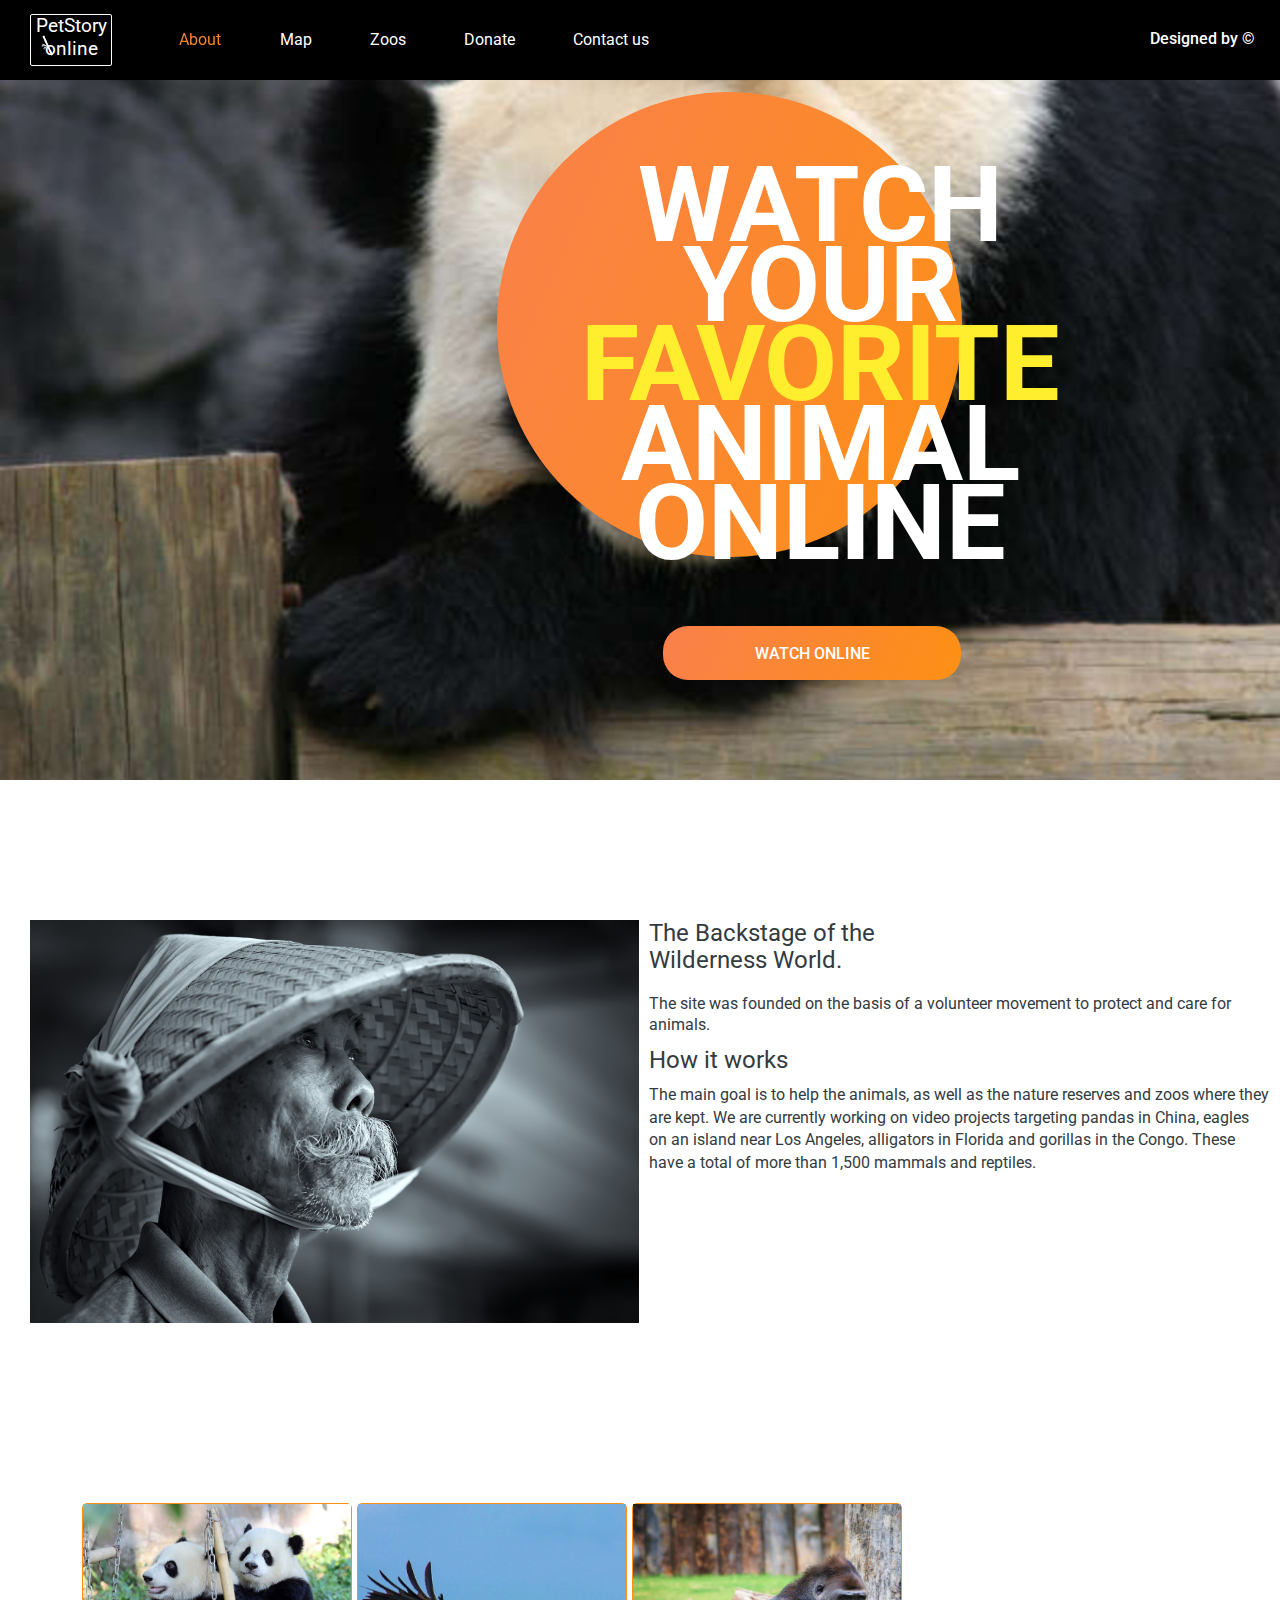
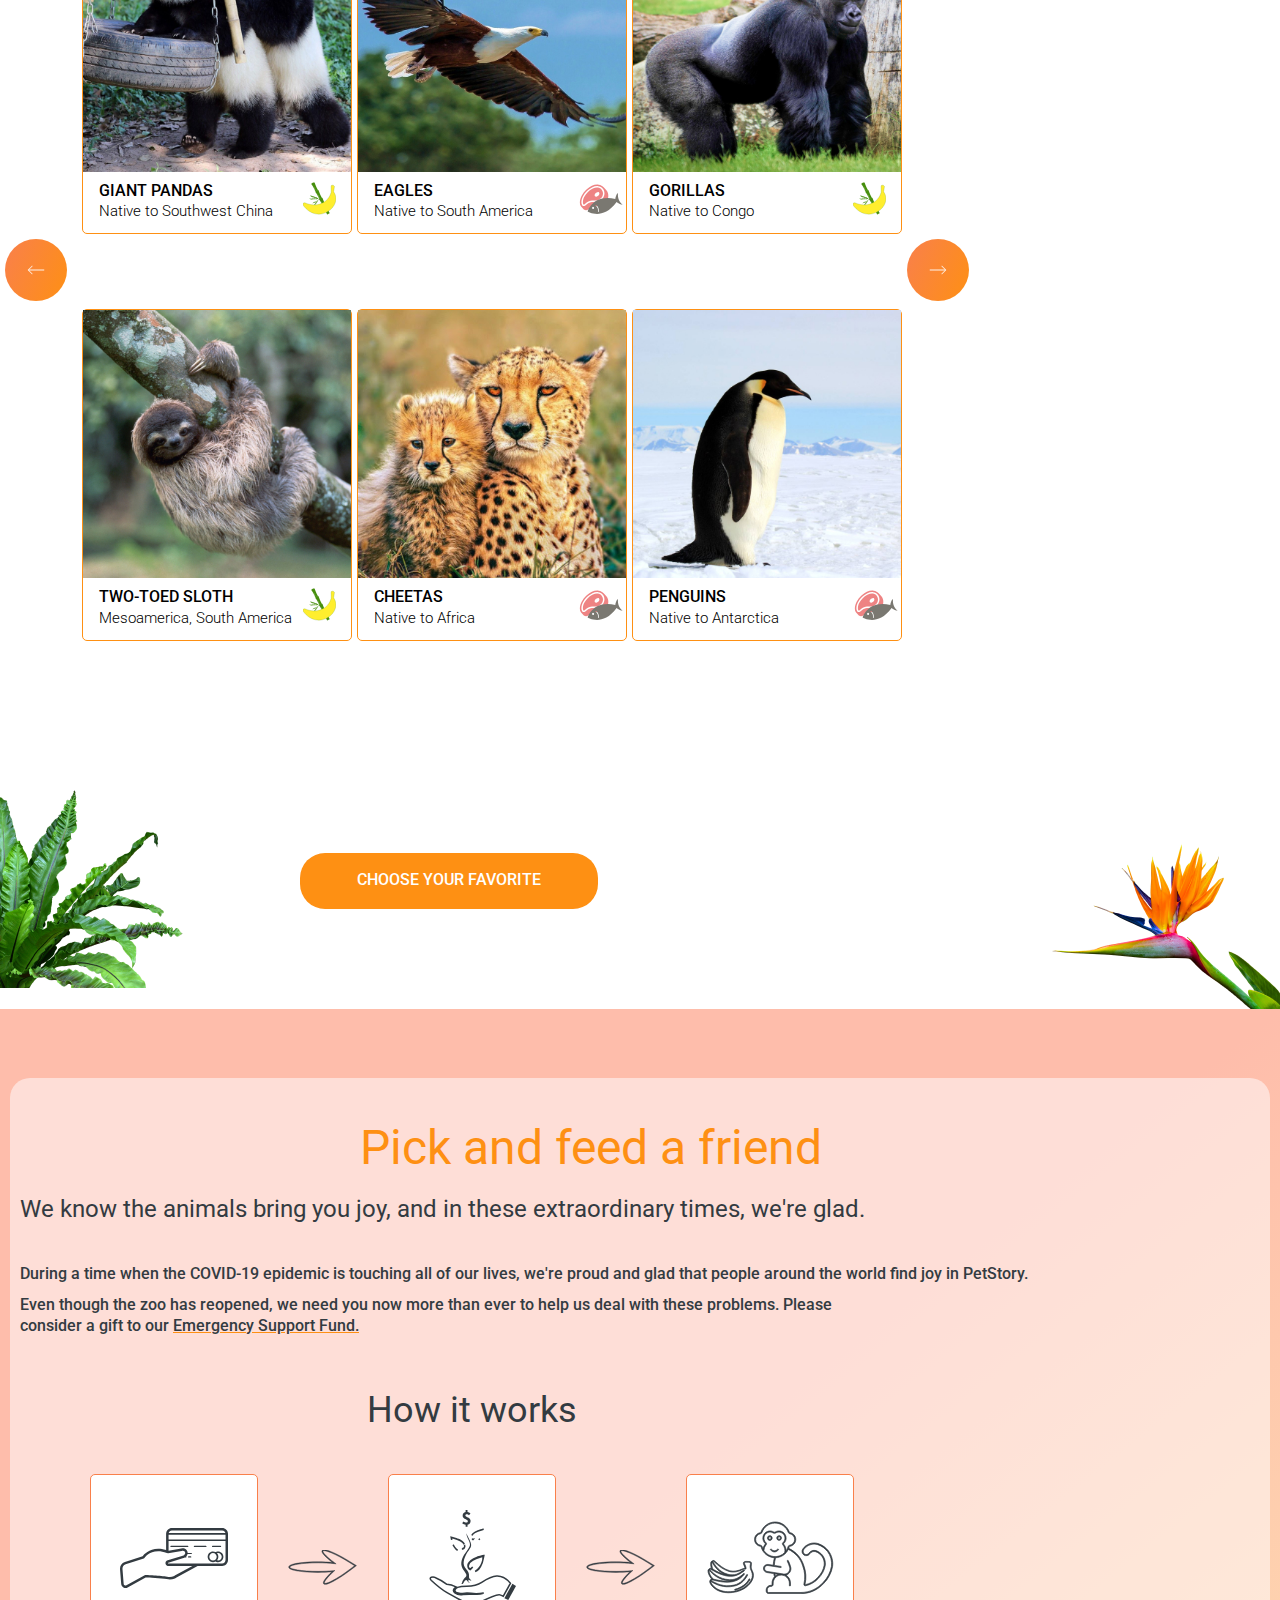
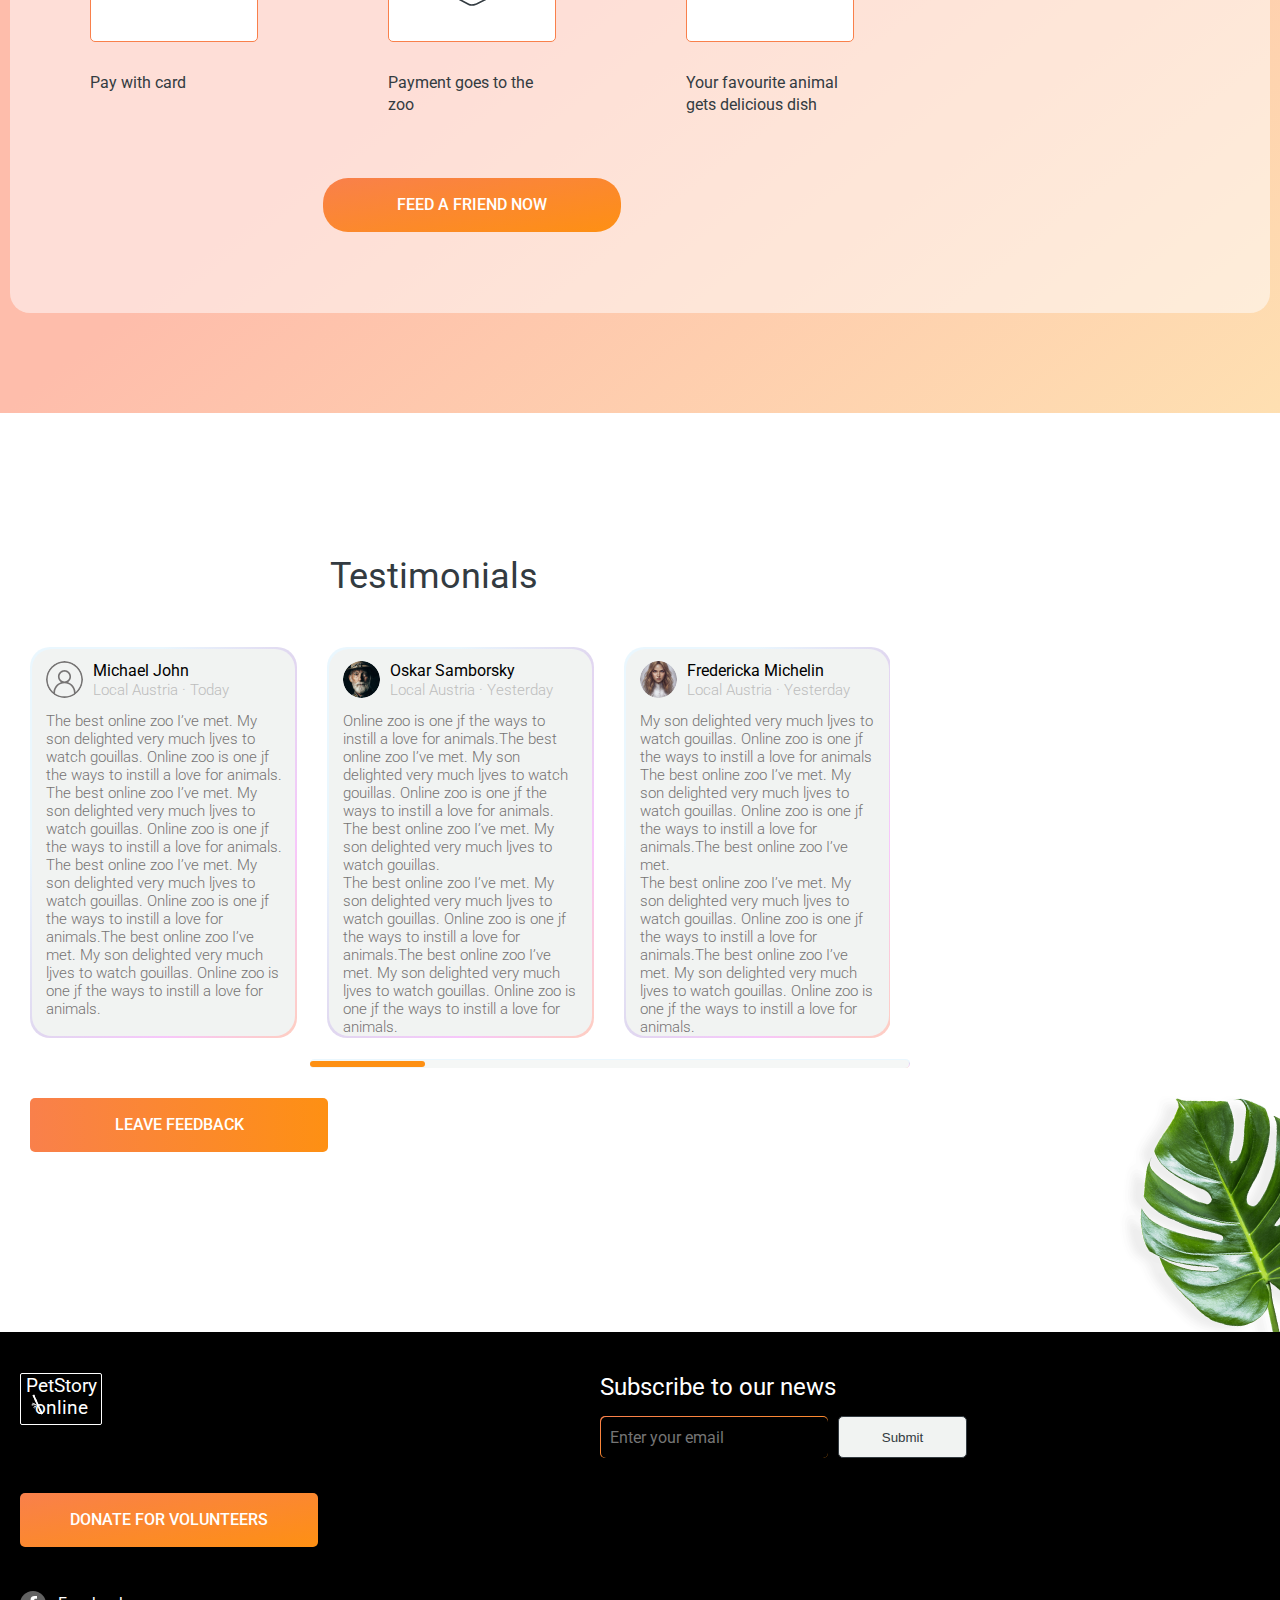
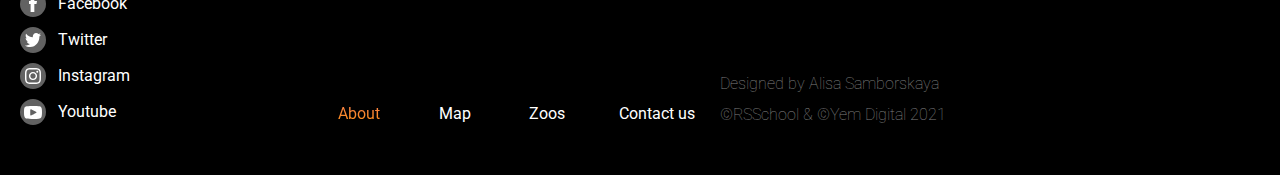
<file: pages/main/index.html>
<!DOCTYPE html>
<html lang="en">
<head>
    <meta charset="UTF-8">
    <meta http-equiv="X-UA-Compatible" content="IE=edge">
    <meta name="viewport" content="width=device-width, initial-scale=1.0">
    <title>PetStory</title>

    <link rel="stylesheet" href="../header.css">
    <link rel="stylesheet" href="../general.css">
    <link rel="stylesheet" href="../main/styles/fav-animal.css">
    <link rel="stylesheet" href="../main/styles/backstage.css">
    <link rel="stylesheet" href="../main/styles/pets.css">
    <link rel="stylesheet" href="../main/styles/feed-friend.css">
    <link rel="stylesheet" href="../main/styles/testimonials.css">
    <link rel="stylesheet" href="../footer.css">
    
</head>
<body>
    <header id="header">
        <div class="header-container">
            <div class="header-wrapper">
                <div class="header-logo">
                    <h1 class="pet-story-logo-title">
                        PetStory <br>online
                        <img src="../../assets/icons/bamboo.svg">
                    </h1>
                </div>
                <nav class="header-nav-link-container">
                    
                <a href="../main/index.html" class="about-link-active">
                    About
                </a>
                <a href="" class="map-link">
                    Map
                </a>
                <a href="" class="zoos-link">
                    Zoos
                </a>
                <a href="../donate/donate.html" class="donate-link">
                    Donate
                </a>
                <a href="" class="contact-link">
                    Contact us
                </a>
                </nav>
                
            </div>
            <div class="designed-link">
                <a href="https://www.figma.com/file/jfEFwkXVj1WRq7sUHDr8os/PetStory-online" class="designed-by-text">
                    Designed by &#169;
                </a>
            </div>
        
            <img class="burger-menu" id="burger-image" src="../../assets/icons/burger_menu.svg">

        </div>

    </header>

    <div class="displayed-burger-container" id="burger-container">
        <div class="burger-logo-exit-wapper">
            <div class="burger-logo">
                <h1 class="burger-title-settings">
                    PetStory <br>online
                    <img class="burger-image-logo" src="../../assets/icons/bamboo-burger.svg">
                </h1>
                
            </div>
            <img class="exit-icon-burger" id="exit-burger-button" src="../../assets/icons/exit-icon.svg">
        </div>
        
        <div class="burger-nav-link-container">
            <a href="../main/index.html" class="about-burger-link-active">
                About
            </a>
            <a href="" class="burger-nav-link">
                Map
            </a>
            <a href="" class="burger-nav-link">
                Zoos
            </a>
            <a href="../donate/donate.html" class="burger-nav-link">
                Donate
            </a>
            <a href="" class="burger-nav-link">
                Contact us
            </a>
            <a href="" class="burger-nav-link">
                Contact us
            </a>
            <a href="https://www.figma.com/file/jfEFwkXVj1WRq7sUHDr8os/PetStory-online" class="burger-nav-link">
                Designed by &#169;
            </a>
        </div>
    </div>

    <div class="burger-backgound" id="burger-background">
    </div>

    <script src="../header.js">
    </script>

    <section class="panda-section">
        <div class="fav-animal-container">
            <div class="fav-animal-content">
                <div class="elipse-logo">
                    <img class="elipse-image"src="../../assets/images/orange_elipsesvg.svg" alt="">
                </div>
                <h1 class="fav-animal-text">Watch<br>your<br><span class="text-color">favorite</span><br>animal<br>online</h1>
                <a href="#" class="watch-button">Watch Online</a>
            </div>
        </div>
    </section>

    <section class="backstage-section">
        <a href="#" class="watch-button-mobile">Watch Online</a>
        <div class="backstage-container">
            <div>
                <img class="old-man-image" src="../../assets/images/bamboo-cap.jpg">
            </div>
            <div class="text-backstage-container">
                <div class="first-text-container">
                    <h2 class="backstage-title">
                        The Backstage of the <br> Wilderness World.
                    </h2>
                    <p class="site-info">
                        The site was founded on the basis of a volunteer movement to
                        protect and care for animals.
                    </p>
                </div>

                <div class="second-text-container">
                    <p class="how-it-works">
                        How it works
                    </p>
                    <p class="description">
                        The main goal is to help the animals, as well as the nature
                        reserves and zoos where they are kept. We are currently working 
                        on video projects targeting pandas in China, eagles on an 
                        island near Los Angeles, alligators in Florida and gorillas
                         in the Congo. These have a total of more than 1,500 mammals and reptiles.
                    </p>
                </div>
            </div>
        </div>
    </section>
    <img class="backstage-flowers-img" src="../../assets/images/flower_foto1.png">

    <section class="pets-section">

        <div class="pets-main-container">


            <div class="left-arrow-container">
                <img class="arrow-button" id="left-arrow-button" src="../../assets/icons/arrow_elips_2.svg">
            </div>
    
            <div class="pets-container active">
                <div class="pets-preview">
                    <div class="pet-image-container">
                        <img class="pet-image" src="../../assets/images/panda.jpg">
                        <div class="panda-tooltip">
                            <p class="tooltip-text">
                                Giant Pandas <br>Southwest China
                            </p>
                        </div>
                    </div>
                    <div class="pet-description-container">
                        <div class="description-text">
                            <p class="pet-name-text">
                                Giant Pandas
                            </p>
                            <p class="location-name-text">
                                Native to Southwest China
                            </p>
                        </div>
                        <img class="banana-icon" src="../../assets/icons/banana-bamboo_icon.svg">
                    </div>
                </div>
                <div class="pets-preview">
                    <div class="pet-image-container">
                        <img class="pet-image" src="../../assets/images/eagle.jpg">
                        <div class="eagle-tooltip">
                            <p class="tooltip-text">
                                Eagles <br>South America
                            </p>
                        </div>
                    </div>
                    <div class="pet-description-container">
                        <div class="description-text">
                            <p class="pet-name-text">
                                Eagles
                            </p>
                            <p class="location-name-text">
                                Native to South America
                            </p>
                        </div>
                        <img class="meat-fish-icon" src="../../assets/icons/meet-fish_icon.svg">
                    </div>
                </div>
    
                <div class="pets-preview">
                    <div class="pet-image-container">
                        <img class="pet-image" src="../../assets/images/gorilla.jpg">
                        <div class="gorilla-tooltip">
                            <p class="tooltip-text">
                                Gorillas <br>Congo
                            </p>
                        </div>
                    </div>
                    <div class="pet-description-container">
                        <div class="description-text">
                            <p class="pet-name-text">
                                Gorillas
                            </p>
                            <p class="location-name-text">
                                Native to Congo
                            </p>
                        </div>
                        <img class="banana-icon" src="../../assets/icons/banana-bamboo_icon.svg">
                    </div>
                </div>
    
                <div class="pets-preview">
                    <div class="pet-image-container">
                        <img class="pet-image" src="../../assets/images/sloth.jpg">
                        <div class="sloth-tooltip">
                            <p class="tooltip-text">
                                Two-toed sloth <br>South America
                            </p>
                        </div>
                    </div>
                    <div class="pet-description-container">
                        <div class="description-text">
                            <p class="pet-name-text">
                                Two-toed sloth
                            </p>
                            <p class="location-name-text">
                                Mesoamerica, South America
                            </p>
                        </div>
                        <img class="banana-icon" src="../../assets/icons/banana-bamboo_icon.svg">
                    </div>
                </div>
    
                <div class="pets-preview">
                    <div class="pet-image-container">
                        <img class="pet-image" src="../../assets/images/cheetas.jpg">
                        <div class="cheetas-tooltip">
                            <p class="tooltip-text">
                                Cheetas <br>Africa
                            </p>
                        </div>
                    </div>
                    <div class="pet-description-container">
                        <div class="description-text">
                            <p class="pet-name-text">
                                Cheetas
                            </p>
                            <p class="location-name-text">
                                Native to Africa
                            </p>
                        </div>
                        <img class="meat-fish-icon" src="../../assets/icons/meet-fish_icon.svg">
                    </div>
                </div>
    
                <div class="pets-preview">
                    <div class="pet-image-container">
                        <img class="pet-image" src="../../assets/images/penguins.jpg">
                        <div class="penguins-tooltip">
                            <p class="tooltip-text">
                                Penguins <br>Antarctica
                            </p>
                        </div>
                    </div>
                    <div class="pet-description-container">
                        <div class="description-text">
                            <p class="pet-name-text">
                                Penguins
                            </p>
                            <p class="location-name-text">
                                Native to Antarctica
                            </p>
                        </div>
                        <img class="meat-fish-icon" src="../../assets/icons/meet-fish_icon.svg">
                    </div>
                </div>
            </div>
            



            <div class="pets-container pets-container-320px">
    
                <div class="pets-preview">
                    <div class="pet-image-container">
                        <img class="pet-image" src="../../assets/images/gorilla.jpg">
                        <div class="gorilla-tooltip">
                            <p class="tooltip-text">
                                Gorillas <br>Congo
                            </p>
                        </div>
                    </div>
                    <div class="pet-description-container">
                        <div class="description-text">
                            <p class="pet-name-text">
                                Gorillas
                            </p>
                            <p class="location-name-text">
                                Native to Congo
                            </p>
                        </div>
                        <img class="banana-icon" src="../../assets/icons/banana-bamboo_icon.svg">
                    </div>
                </div>

                <div class="pets-preview">
                    <div class="pet-image-container">
                        <img class="pet-image" src="../../assets/images/panda.jpg">
                        <div class="panda-tooltip">
                            <p class="tooltip-text">
                                Giant Pandas <br>Southwest China
                            </p>
                        </div>
                    </div>
                    <div class="pet-description-container">
                        <div class="description-text">
                            <p class="pet-name-text">
                                Giant Pandas
                            </p>
                            <p class="location-name-text">
                                Native to Southwest China
                            </p>
                        </div>
                        <img class="banana-icon" src="../../assets/icons/banana-bamboo_icon.svg">
                    </div>
                </div>
    
                <div class="pets-preview">
                    <div class="pet-image-container">
                        <img class="pet-image" src="../../assets/images/cheetas.jpg">
                        <div class="cheetas-tooltip">
                            <p class="tooltip-text">
                                Cheetas <br>Africa
                            </p>
                        </div>
                    </div>
                    <div class="pet-description-container">
                        <div class="description-text">
                            <p class="pet-name-text">
                                Cheetas
                            </p>
                            <p class="location-name-text">
                                Native to Africa
                            </p>
                        </div>
                        <img class="meat-fish-icon" src="../../assets/icons/meet-fish_icon.svg">
                    </div>
                </div>

                <div class="pets-preview">
                    <div class="pet-image-container">
                        <img class="pet-image" src="../../assets/images/penguins.jpg">
                        <div class="penguins-tooltip">
                            <p class="tooltip-text">
                                Penguins <br>Antarctica
                            </p>
                        </div>
                    </div>
                    <div class="pet-description-container">
                        <div class="description-text">
                            <p class="pet-name-text">
                                Penguins
                            </p>
                            <p class="location-name-text">
                                Native to Antarctica
                            </p>
                        </div>
                        <img class="meat-fish-icon" src="../../assets/icons/meet-fish_icon.svg">
                    </div>
                </div>

                <div class="pets-preview">
                    <div class="pet-image-container">
                        <img class="pet-image" src="../../assets/images/eagle.jpg">
                        <div class="eagle-tooltip">
                            <p class="tooltip-text">
                                Eagles <br>South America
                            </p>
                        </div>
                    </div>
                    <div class="pet-description-container">
                        <div class="description-text">
                            <p class="pet-name-text">
                                Eagles
                            </p>
                            <p class="location-name-text">
                                Native to South America
                            </p>
                        </div>
                        <img class="meat-fish-icon" src="../../assets/icons/meet-fish_icon.svg">
                    </div>
                </div>

                <div class="pets-preview">
                    <div class="pet-image-container">
                        <img class="pet-image" src="../../assets/images/sloth.jpg">
                        <div class="sloth-tooltip">
                            <p class="tooltip-text">
                                Two-toed sloth <br>South America
                            </p>
                        </div>
                    </div>
                    <div class="pet-description-container">
                        <div class="description-text">
                            <p class="pet-name-text">
                                Two-toed sloth
                            </p>
                            <p class="location-name-text">
                                Mesoamerica, South America
                            </p>
                        </div>
                        <img class="banana-icon" src="../../assets/icons/banana-bamboo_icon.svg">
                    </div>
                </div>
            </div>

            <div class="pets-container pets-container-320px">

                <div class="pets-preview">
                    <div class="pet-image-container">
                        <img class="pet-image" src="../../assets/images/penguins.jpg">
                        <div class="penguins-tooltip">
                            <p class="tooltip-text">
                                Penguins <br>Antarctica
                            </p>
                        </div>
                    </div>
                    <div class="pet-description-container">
                        <div class="description-text">
                            <p class="pet-name-text">
                                Penguins
                            </p>
                            <p class="location-name-text">
                                Native to Antarctica
                            </p>
                        </div>
                        <img class="meat-fish-icon" src="../../assets/icons/meet-fish_icon.svg">
                    </div>
                </div>

                <div class="pets-preview">
                    <div class="pet-image-container">
                        <img class="pet-image" src="../../assets/images/eagle.jpg">
                        <div class="eagle-tooltip">
                            <p class="tooltip-text">
                                Eagles <br>South America
                            </p>
                        </div>
                    </div>
                    <div class="pet-description-container">
                        <div class="description-text">
                            <p class="pet-name-text">
                                Eagles
                            </p>
                            <p class="location-name-text">
                                Native to South America
                            </p>
                        </div>
                        <img class="meat-fish-icon" src="../../assets/icons/meet-fish_icon.svg">
                    </div>
                </div>
    
                <div class="pets-preview">
                    <div class="pet-image-container">
                        <img class="pet-image" src="../../assets/images/sloth.jpg">
                        <div class="sloth-tooltip">
                            <p class="tooltip-text">
                                Two-toed sloth <br>South America
                            </p>
                        </div>
                    </div>
                    <div class="pet-description-container">
                        <div class="description-text">
                            <p class="pet-name-text">
                                Two-toed sloth
                            </p>
                            <p class="location-name-text">
                                Mesoamerica, South America
                            </p>
                        </div>
                        <img class="banana-icon" src="../../assets/icons/banana-bamboo_icon.svg">
                    </div>
                </div>
    
                <div class="pets-preview">
                    <div class="pet-image-container">
                        <img class="pet-image" src="../../assets/images/cheetas.jpg">
                        <div class="cheetas-tooltip">
                            <p class="tooltip-text">
                                Cheetas <br>Africa
                            </p>
                        </div>
                    </div>
                    <div class="pet-description-container">
                        <div class="description-text">
                            <p class="pet-name-text">
                                Cheetas
                            </p>
                            <p class="location-name-text">
                                Native to Africa
                            </p>
                        </div>
                        <img class="meat-fish-icon" src="../../assets/icons/meet-fish_icon.svg">
                    </div>
                </div>

                <div class="pets-preview">
                    <div class="pet-image-container">
                        <img class="pet-image" src="../../assets/images/panda.jpg">
                        <div class="panda-tooltip">
                            <p class="tooltip-text">
                                Giant Pandas <br>Southwest China
                            </p>
                        </div>
                    </div>
                    <div class="pet-description-container">
                        <div class="description-text">
                            <p class="pet-name-text">
                                Giant Pandas
                            </p>
                            <p class="location-name-text">
                                Native to Southwest China
                            </p>
                        </div>
                        <img class="banana-icon" src="../../assets/icons/banana-bamboo_icon.svg">
                    </div>
                </div>

                <div class="pets-preview">
                    <div class="pet-image-container">
                        <img class="pet-image" src="../../assets/images/gorilla.jpg">
                        <div class="gorilla-tooltip">
                            <p class="tooltip-text">
                                Gorillas <br>Congo
                            </p>
                        </div>
                    </div>
                    <div class="pet-description-container">
                        <div class="description-text">
                            <p class="pet-name-text">
                                Gorillas
                            </p>
                            <p class="location-name-text">
                                Native to Congo
                            </p>
                        </div>
                        <img class="banana-icon" src="../../assets/icons/banana-bamboo_icon.svg">
                    </div>
                </div>
            </div>

            <div class="pets-container pets-container-320px">

                <div class="pets-preview">
                    <div class="pet-image-container">
                        <img class="pet-image" src="../../assets/images/eagle.jpg">
                        <div class="eagle-tooltip">
                            <p class="tooltip-text">
                                Eagles <br>South America
                            </p>
                        </div>
                    </div>
                    <div class="pet-description-container">
                        <div class="description-text">
                            <p class="pet-name-text">
                                Eagles
                            </p>
                            <p class="location-name-text">
                                Native to South America
                            </p>
                        </div>
                        <img class="meat-fish-icon" src="../../assets/icons/meet-fish_icon.svg">
                    </div>
                </div>

                <div class="pets-preview">
                    <div class="pet-image-container">
                        <img class="pet-image" src="../../assets/images/panda.jpg">
                        <div class="panda-tooltip">
                            <p class="tooltip-text">
                                Giant Pandas <br>Southwest China
                            </p>
                        </div>
                    </div>
                    <div class="pet-description-container">
                        <div class="description-text">
                            <p class="pet-name-text">
                                Giant Pandas
                            </p>
                            <p class="location-name-text">
                                Native to Southwest China
                            </p>
                        </div>
                        <img class="banana-icon" src="../../assets/icons/banana-bamboo_icon.svg">
                    </div>
                </div>
    
                <div class="pets-preview">
                    <div class="pet-image-container">
                        <img class="pet-image" src="../../assets/images/gorilla.jpg">
                        <div class="gorilla-tooltip">
                            <p class="tooltip-text">
                                Gorillas <br>Congo
                            </p>
                        </div>
                    </div>
                    <div class="pet-description-container">
                        <div class="description-text">
                            <p class="pet-name-text">
                                Gorillas
                            </p>
                            <p class="location-name-text">
                                Native to Congo
                            </p>
                        </div>
                        <img class="banana-icon" src="../../assets/icons/banana-bamboo_icon.svg">
                    </div>
                </div>

                <div class="pets-preview">
                    <div class="pet-image-container">
                        <img class="pet-image" src="../../assets/images/penguins.jpg">
                        <div class="penguins-tooltip">
                            <p class="tooltip-text">
                                Penguins <br>Antarctica
                            </p>
                        </div>
                    </div>
                    <div class="pet-description-container">
                        <div class="description-text">
                            <p class="pet-name-text">
                                Penguins
                            </p>
                            <p class="location-name-text">
                                Native to Antarctica
                            </p>
                        </div>
                        <img class="meat-fish-icon" src="../../assets/icons/meet-fish_icon.svg">
                    </div>
                </div>
    
                <div class="pets-preview">
                    <div class="pet-image-container">
                        <img class="pet-image" src="../../assets/images/sloth.jpg">
                        <div class="sloth-tooltip">
                            <p class="tooltip-text">
                                Two-toed sloth <br>South America
                            </p>
                        </div>
                    </div>
                    <div class="pet-description-container">
                        <div class="description-text">
                            <p class="pet-name-text">
                                Two-toed sloth
                            </p>
                            <p class="location-name-text">
                                Mesoamerica, South America
                            </p>
                        </div>
                        <img class="banana-icon" src="../../assets/icons/banana-bamboo_icon.svg">
                    </div>
                </div>
    
                <div class="pets-preview">
                    <div class="pet-image-container">
                        <img class="pet-image" src="../../assets/images/cheetas.jpg">
                        <div class="cheetas-tooltip">
                            <p class="tooltip-text">
                                Cheetas <br>Africa
                            </p>
                        </div>
                    </div>
                    <div class="pet-description-container">
                        <div class="description-text">
                            <p class="pet-name-text">
                                Cheetas
                            </p>
                            <p class="location-name-text">
                                Native to Africa
                            </p>
                        </div>
                        <img class="meat-fish-icon" src="../../assets/icons/meet-fish_icon.svg">
                    </div>
                </div>
            </div>


            <div class="pets-container pets-container-320px">

                <div class="pets-preview">
                    <div class="pet-image-container">
                        <img class="pet-image" src="../../assets/images/penguins.jpg">
                        <div class="penguins-tooltip">
                            <p class="tooltip-text">
                                Penguins <br>Antarctica
                            </p>
                        </div>
                    </div>
                    <div class="pet-description-container">
                        <div class="description-text">
                            <p class="pet-name-text">
                                Penguins
                            </p>
                            <p class="location-name-text">
                                Native to Antarctica
                            </p>
                        </div>
                        <img class="meat-fish-icon" src="../../assets/icons/meet-fish_icon.svg">
                    </div>
                </div>
    
                <div class="pets-preview">
                    <div class="pet-image-container">
                        <img class="pet-image" src="../../assets/images/gorilla.jpg">
                        <div class="gorilla-tooltip">
                            <p class="tooltip-text">
                                Gorillas <br>Congo
                            </p>
                        </div>
                    </div>
                    <div class="pet-description-container">
                        <div class="description-text">
                            <p class="pet-name-text">
                                Gorillas
                            </p>
                            <p class="location-name-text">
                                Native to Congo
                            </p>
                        </div>
                        <img class="banana-icon" src="../../assets/icons/banana-bamboo_icon.svg">
                    </div>
                </div>

                <div class="pets-preview">
                    <div class="pet-image-container">
                        <img class="pet-image" src="../../assets/images/panda.jpg">
                        <div class="panda-tooltip">
                            <p class="tooltip-text">
                                Giant Pandas <br>Southwest China
                            </p>
                        </div>
                    </div>
                    <div class="pet-description-container">
                        <div class="description-text">
                            <p class="pet-name-text">
                                Giant Pandas
                            </p>
                            <p class="location-name-text">
                                Native to Southwest China
                            </p>
                        </div>
                        <img class="banana-icon" src="../../assets/icons/banana-bamboo_icon.svg">
                    </div>
                </div>
    
                
                <div class="pets-preview">
                    <div class="pet-image-container">
                        <img class="pet-image" src="../../assets/images/eagle.jpg">
                        <div class="eagle-tooltip">
                            <p class="tooltip-text">
                                Eagles <br>South America
                            </p>
                        </div>
                    </div>
                    <div class="pet-description-container">
                        <div class="description-text">
                            <p class="pet-name-text">
                                Eagles
                            </p>
                            <p class="location-name-text">
                                Native to South America
                            </p>
                        </div>
                        <img class="meat-fish-icon" src="../../assets/icons/meet-fish_icon.svg">
                    </div>
                </div>

                <div class="pets-preview">
                    <div class="pet-image-container">
                        <img class="pet-image" src="../../assets/images/cheetas.jpg">
                        <div class="cheetas-tooltip">
                            <p class="tooltip-text">
                                Cheetas <br>Africa
                            </p>
                        </div>
                    </div>
                    <div class="pet-description-container">
                        <div class="description-text">
                            <p class="pet-name-text">
                                Cheetas
                            </p>
                            <p class="location-name-text">
                                Native to Africa
                            </p>
                        </div>
                        <img class="meat-fish-icon" src="../../assets/icons/meet-fish_icon.svg">
                    </div>
                </div>

                <div class="pets-preview">
                    <div class="pet-image-container">
                        <img class="pet-image" src="../../assets/images/sloth.jpg">
                        <div class="sloth-tooltip">
                            <p class="tooltip-text">
                                Two-toed sloth <br>South America
                            </p>
                        </div>
                    </div>
                    <div class="pet-description-container">
                        <div class="description-text">
                            <p class="pet-name-text">
                                Two-toed sloth
                            </p>
                            <p class="location-name-text">
                                Mesoamerica, South America
                            </p>
                        </div>
                        <img class="banana-icon" src="../../assets/icons/banana-bamboo_icon.svg">
                    </div>
                </div>
            </div>


            <div class="pets-container pets-container-320px">

                <div class="pets-preview">
                    <div class="pet-image-container">
                        <img class="pet-image" src="../../assets/images/panda.jpg">
                        <div class="panda-tooltip">
                            <p class="tooltip-text">
                                Giant Pandas <br>Southwest China
                            </p>
                        </div>
                    </div>
                    <div class="pet-description-container">
                        <div class="description-text">
                            <p class="pet-name-text">
                                Giant Pandas
                            </p>
                            <p class="location-name-text">
                                Native to Southwest China
                            </p>
                        </div>
                        <img class="banana-icon" src="../../assets/icons/banana-bamboo_icon.svg">
                    </div>
                </div>
    
                <div class="pets-preview">
                    <div class="pet-image-container">
                        <img class="pet-image" src="../../assets/images/gorilla.jpg">
                        <div class="gorilla-tooltip">
                            <p class="tooltip-text">
                                Gorillas <br>Congo
                            </p>
                        </div>
                    </div>
                    <div class="pet-description-container">
                        <div class="description-text">
                            <p class="pet-name-text">
                                Gorillas
                            </p>
                            <p class="location-name-text">
                                Native to Congo
                            </p>
                        </div>
                        <img class="banana-icon" src="../../assets/icons/banana-bamboo_icon.svg">
                    </div>
                </div>

                <div class="pets-preview">
                    <div class="pet-image-container">
                        <img class="pet-image" src="../../assets/images/sloth.jpg">
                        <div class="sloth-tooltip">
                            <p class="tooltip-text">
                                Two-toed sloth <br>South America
                            </p>
                        </div>
                    </div>
                    <div class="pet-description-container">
                        <div class="description-text">
                            <p class="pet-name-text">
                                Two-toed sloth
                            </p>
                            <p class="location-name-text">
                                Mesoamerica, South America
                            </p>
                        </div>
                        <img class="banana-icon" src="../../assets/icons/banana-bamboo_icon.svg">
                    </div>
                </div>

                <div class="pets-preview">
                    <div class="pet-image-container">
                        <img class="pet-image" src="../../assets/images/penguins.jpg">
                        <div class="penguins-tooltip">
                            <p class="tooltip-text">
                                Penguins <br>Antarctica
                            </p>
                        </div>
                    </div>
                    <div class="pet-description-container">
                        <div class="description-text">
                            <p class="pet-name-text">
                                Penguins
                            </p>
                            <p class="location-name-text">
                                Native to Antarctica
                            </p>
                        </div>
                        <img class="meat-fish-icon" src="../../assets/icons/meet-fish_icon.svg">
                    </div>
                </div>
    

                <div class="pets-preview">
                    <div class="pet-image-container">
                        <img class="pet-image" src="../../assets/images/cheetas.jpg">
                        <div class="cheetas-tooltip">
                            <p class="tooltip-text">
                                Cheetas <br>Africa
                            </p>
                        </div>
                    </div>
                    <div class="pet-description-container">
                        <div class="description-text">
                            <p class="pet-name-text">
                                Cheetas
                            </p>
                            <p class="location-name-text">
                                Native to Africa
                            </p>
                        </div>
                        <img class="meat-fish-icon" src="../../assets/icons/meet-fish_icon.svg">
                    </div>
                </div>

                <div class="pets-preview">
                    <div class="pet-image-container">
                        <img class="pet-image" src="../../assets/images/eagle.jpg">
                        <div class="eagle-tooltip">
                            <p class="tooltip-text">
                                Eagles <br>South America
                            </p>
                        </div>
                    </div>
                    <div class="pet-description-container">
                        <div class="description-text">
                            <p class="pet-name-text">
                                Eagles
                            </p>
                            <p class="location-name-text">
                                Native to South America
                            </p>
                        </div>
                        <img class="meat-fish-icon" src="../../assets/icons/meet-fish_icon.svg">
                    </div>
                </div>
            </div>


            <div>
                <div class="right-arrow-container">
                    <img class="arrow-button" id="right-arrow-button" src="../../assets/icons/arrow_elips_1.svg">
                </div>
            </div>
        </div>

        <script src="../main/pets.js">

        </script>

        <img class="palm-image" src="../../assets/images/palm_foto.png">
        <div class="choose-button">
            <a href="#" class="choose-fav-button">Choose your favorite</a>
        </div>
        <img class="strelizia-image" src="../../assets/images/strelitzia1.png">
    </section>

    <section class="feed-friend-section">
        <div class="feed-main-frame">
            <p class="feed-title-text">
                Pick and feed a friend
            </p>
            <p class="feed-hook-text">
                We know the animals bring you joy, and in these extraordinary times, we're glad.
            </p>
            <p class="feed-pandemic-text">
                During a time when the COVID-19 epidemic is touching all of our lives, 
                we're proud and glad that people around the world find joy in PetStory.
            </p>
            <p class="feed-appeal-text">
                Even though the zoo has reopened, we need you now more than ever to help us 
                deal with these problems. Please consider a gift to our <a class="fund-text-link" href="../donate/donate.html">Emergency Support Fund.</a>  
            </p>
            <div class="general-feed-container">
                <h3 class="instruction-title">
                    How it works
                </h3>
                <div class="visual-instruction-container">
                    <div class="image-text-container">
                        <div class="image-instruction-container">
                            <img class="feed-image" src="../../assets/icons/pay.svg">
                        </div>
                        <p class="instruction-text">
                            Pay with card
                        </p>
                    </div>
                    <img class="arrow-vector-image" src="../../assets/icons/vector.svg">
                    <div class="image-text-container">
                        <div class="image-instruction-container">
                            <img class="feed-image" src="../../assets/icons/zoo.svg">
                        </div>
                        <p class="instruction-text">
                            Payment goes to the <br>zoo
                        </p>
                    </div>
                    <img class="arrow-vector-image arrow-vector-image2-for640px" src="../../assets/icons/vector2.svg">
                    <div class="image-text-container image-text-container-mobile">
                        <div class="image-instruction-container">
                            <img class="feed-image" src="../../assets/icons/monkey.svg">
                        </div>
                        <p class="instruction-text">
                            Your favourite animal <br>gets delicious dish
                        </p>
                    </div>
                </div>
                <a class="feed-button-link" href="../donate/donate.html"> 
                        <p class="feed-text">
                        Feed a friend now
                        </p>
                </a>
            </div>
        </div>
    </section>




    <section class="testimonials-section">

        <div class="popup-review" id="popup-background">

            <div class="popup-review-area" id="michael-popup-review-area">

                <div class="feedback-frame-popup" id="michael-popup-review">
                    <div class="feedback-container-popup">
                        <div class="person-inf-container person-inf-container-1600-1000px">
                            <img class="person-avatar" src="../../assets/icons/user_icon.svg">
                            <div class="user-name-location-container-popup">
                                <p class="user-name-text">
                                    Michael John
                                </p>
                                <p class="user-location-text expand-container-popup">
                                    Local Austria &#183; Today
                                </p>
                            </div>
                            
                        </div>
                        
                        <p class="feedback-text-popup">
                            The best online zoo I’ve met. My son delighted very much ljves to watch gouillas. 
                            Online zoo is one jf the ways to instill a love for animals.
                            The best online zoo I’ve met. My son delighted very much ljves to watch 
                            gouillas. Online zoo is one jf the ways to instill a love for animals.
                            <br>The best online zoo I’ve met. My son delighted very much ljves to watch gouillas. Online zoo is one jf the ways to instill a love for animals.The best online zoo I’ve met. My son delighted very much ljves to watch gouillas. Online zoo is one jf the ways to instill a love for animals.
            
            
                        </p>
                    </div>
                </div>
                <img class="exit-icon-review" id="exit-icon-review-mich" src="../../assets/icons/exit-icon.svg">

            </div>

            <div class="popup-review-area" id="oskar-popup-review-area">
                <div class="feedback-frame-popup" id="oskar-popup-review">
                    <div class="feedback-container-popup">
                        <div class="person-inf-container person-inf-container-1600-1000px">
                            <img class="person-avatar" src="../../assets/icons/user1-icon.jpg">
                            <div class="user-name-location-container">
                                <p class="user-name-text">
                                    Oskar Samborsky
                                </p>
                                <p class="user-location-text expand-container-popup">
                                    Local Austria &#183; Yesterday
                                </p>
                            </div>
                           
                        </div>
                        <p class="feedback-text-popup">
                            Online zoo is one jf the ways to instill a love for animals.The best online zoo I’ve met. 
                            My son delighted very much ljves to watch gouillas. 
                            Online zoo is one jf the ways to instill a love for animals.
                            The best online zoo I’ve met. My son delighted very much ljves to watch gouillas.
                            <br>The best online zoo I’ve met. My son delighted very much ljves to watch gouillas. Online zoo is one jf the ways to instill a love for animals.The best online zoo I’ve met. My son delighted very much ljves to watch gouillas. Online zoo is one jf the ways to instill a love for animals.
                            
                        </p>
                    </div>
                </div>
                <img class="exit-icon-review" id="exit-icon-review-osk" src="../../assets/icons/exit-icon.svg">
            </div>
        
            <div class="popup-review-area" id="frederika-popup-review-area">
                <div class="feedback-frame-popup" id="frederika-popup-review">
                    <div class="feedback-container-popup">
                        <div class="person-inf-container person-inf-container-1600-1000px">
                            <img class="person-avatar" src="../../assets/icons/user2-icon.jpg">
                            <div class="user-name-location-container">
                                <p class="user-name-text">
                                    Fredericka Michelin
                                </p>
                                <p class="user-location-text expand-container-popup">
                                    Local Austria &#183; Yesterday
                                </p>
                            </div>
                            
                        </div>
                        <p class="feedback-text-popup">
                            My son delighted very much ljves to watch gouillas.
                             Online zoo is one jf the ways to instill a love for animals
                             The best online zoo I’ve met. My son delighted very much ljves to 
                             watch gouillas. Online zoo is one jf the ways to instill a love for 
                             animals.The best online zoo I’ve met. 
                            <br>The best online zoo I’ve met. My son delighted very much ljves to watch gouillas. Online zoo is one jf the ways to instill a love for animals.The best online zoo I’ve met. My son delighted very much ljves to watch gouillas. Online zoo is one jf the ways to instill a love for animals.
                            
            
                        </p>
                    </div>
                </div>
                <img class="exit-icon-review" id="exit-icon-review-fred" src="../../assets/icons/exit-icon.svg">
            </div>

            
    
        </div>



        <div class="main-testimonials-container">
            <h3 class="testimonials-title">
                Testimonials
            </h3>
            <div>
                <div class="customer-feedback-container" id="customer-feedback-container">
                    <div class="feedback-frame" id="michael-review">
                        <div class="feedback-container" id="michael-container">
                            <div class="person-inf-container">
                                <img class="person-avatar" src="../../assets/icons/user_icon.svg">
                                <div class="user-name-location-container">
                                    <p class="user-name-text">
                                        Michael John
                                    </p>
                                    <p class="user-location-text">
                                        Local Austria &#183; Today
                                    </p>
                                </div>
                            </div>
                            <p class="feedback-text">
                                The best online zoo I’ve met. My son delighted very much ljves to watch gouillas. 
                                Online zoo is one jf the ways to instill a love for animals.
                                The best online zoo I’ve met. My son delighted very much ljves to watch 
                                gouillas. Online zoo is one jf the ways to instill a love for animals.
                                <br>The best online zoo I’ve met. My son delighted very much ljves to watch gouillas. Online zoo is one jf the ways to instill a love for animals.The best online zoo I’ve met. My son delighted very much ljves to watch gouillas. Online zoo is one jf the ways to instill a love for animals.

    
                            </p>
                        </div>
                    </div>

                    <div class="feedback-frame" id="oskar-review">
                        <div class="feedback-container" id="oskar-container">
                            <div class="person-inf-container">
                                <img class="person-avatar" src="../../assets/icons/user1-icon.jpg">
                                <div class="user-name-location-container">
                                    <p class="user-name-text">
                                        Oskar Samborsky
                                    </p>
                                    <p class="user-location-text">
                                        Local Austria &#183; Yesterday
                                    </p>
                                </div>
                            </div>
                            <p class="feedback-text">
                                Online zoo is one jf the ways to instill a love for animals.The best online zoo I’ve met. 
                                My son delighted very much ljves to watch gouillas. 
                                Online zoo is one jf the ways to instill a love for animals.
                                The best online zoo I’ve met. My son delighted very much ljves to watch gouillas.
                                <br>The best online zoo I’ve met. My son delighted very much ljves to watch gouillas. Online zoo is one jf the ways to instill a love for animals.The best online zoo I’ve met. My son delighted very much ljves to watch gouillas. Online zoo is one jf the ways to instill a love for animals.
                                
                            </p>
                        </div>
                    </div>

                    <div class="feedback-frame" id="frederika-review">
                        <div class="feedback-container" id="frederika-container">
                            <div class="person-inf-container">
                                <img class="person-avatar" src="../../assets/icons/user2-icon.jpg">
                                <div class="user-name-location-container">
                                    <p class="user-name-text">
                                        Fredericka Michelin
                                    </p>
                                    <p class="user-location-text">
                                        Local Austria &#183; Yesterday
                                    </p>
                                </div>
                            </div>
                            <p class="feedback-text">
                                My son delighted very much ljves to watch gouillas.
                                 Online zoo is one jf the ways to instill a love for animals
                                 The best online zoo I’ve met. My son delighted very much ljves to 
                                 watch gouillas. Online zoo is one jf the ways to instill a love for 
                                 animals.The best online zoo I’ve met. 
                                <br>The best online zoo I’ve met. My son delighted very much ljves to watch gouillas. Online zoo is one jf the ways to instill a love for animals.The best online zoo I’ve met. My son delighted very much ljves to watch gouillas. Online zoo is one jf the ways to instill a love for animals.
                                

                            </p>
                        </div>
                    </div>

                    <div class="feedback-frame" id="mila-review">
                        <div class="feedback-container">
                            <div class="person-inf-container">
                                <img class="person-avatar" src="../../assets/icons/user3-icon.jpg">
                                <div class="user-name-location-container">
                                    <p class="user-name-text">
                                        Mila Riksha
                                    </p>
                                    <p class="user-location-text">
                                        Local Austria &#183; Yesterday
                                    </p>
                                </div>
                            </div>
                            <p class="feedback-text">
                                My son delighted very much ljves to watch gouillas. 
                                Online zoo is one jf the ways to instill a love for animals.
                                The best online zoo I've met. My son delighted very much ljves to watch gouillas. 
                                Online zoo is one jf the ways to instill a love for animals.
                                The best online zoo I've met. My son delighted very much ljves to watch gouillas. 
                                Online zoo is one jf the ways to instill a love for animals.
                                The best online zoo I've met. My son delighted very much ljves to watch gouillas.
                                <br>The best online zoo I've met. My son delighted very much ljves to watch gouillas. Online zoo is one jf 
                            </p>
                        </div>
                    </div>

                    <div class="feedback-frame" id="alex-review">
                        <div class="feedback-container">
                            <div class="person-inf-container">
                                <img class="person-avatar" src="../../assets/icons/user_icon.svg">
                                <div class="user-name-location-container">
                                    <p class="user-name-text">
                                        Alex Paul
                                    </p>
                                    <p class="user-location-text">
                                        Berlin &#183; Today
                                    </p>
                                </div>
                            </div>
                            <p class="feedback-text">
                                The best online zoo I’ve met. My son delighted very much ljves to watch gouillas. 
                                Online zoo is one jf the ways to instill a love for animals.
                                The best online zoo I’ve met. My son delighted very much ljves to watch 
                                gouillas. Online zoo is one jf the ways to instill a love for animals.
                                <br>The best online zoo I’ve met. My son delighted very much ljves to watch gouillas. Online zoo is one jf the ways to instill a love for animals.The best online zoo I’ve met. My son delighted very much ljves to watch gouillas. Online zoo is one jf the ways to instill a love for animals.

    
                            </p>
                        </div>
                    </div>

                    <div class="feedback-frame" id="ann-review">
                        <div class="feedback-container">
                            <div class="person-inf-container">
                                <img class="person-avatar" src="../../assets/icons/user3-icon.jpg">
                                <div class="user-name-location-container">
                                    <p class="user-name-text">
                                        Ann Ellie
                                    </p>
                                    <p class="user-location-text">
                                        Local Austria &#183; Yesterday
                                    </p>
                                </div>
                            </div>
                            <p class="feedback-text">
                                My son delighted very much ljves to watch gouillas. 
                                Online zoo is one jf the ways to instill a love for animals.
                                The best online zoo I've met. My son delighted very much ljves to watch gouillas. 
                                Online zoo is one jf the ways to instill a love for animals.
                                The best online zoo I've met. My son delighted very much ljves to watch gouillas. 
                                Online zoo is one jf the ways to instill a love for animals.
                                The best online zoo I've met. My son delighted very much ljves to watch gouillas.
                                <br>The best online zoo I've met. My son delighted very much ljves to watch gouillas. Online zoo is one jf 
                            </p>
                        </div>
                    </div>

                    <div class="feedback-frame" id="matt-review">
                        <div class="feedback-container">
                            <div class="person-inf-container">
                                <img class="person-avatar" src="../../assets/icons/user1-icon.jpg">
                                <div class="user-name-location-container">
                                    <p class="user-name-text">
                                        Matt Temian
                                    </p>
                                    <p class="user-location-text">
                                        Local Austria &#183; Yesterday
                                    </p>
                                </div>
                            </div>
                            <p class="feedback-text">
                                Online zoo is one jf the ways to instill a love for animals.The best online zoo I’ve met. 
                                My son delighted very much ljves to watch gouillas. 
                                Online zoo is one jf the ways to instill a love for animals.
                                The best online zoo I’ve met. My son delighted very much ljves to watch gouillas.
                                <br>The best online zoo I’ve met. My son delighted very much ljves to watch gouillas. Online zoo is one jf the ways to instill a love for animals.The best online zoo I’ve met. My son delighted very much ljves to watch gouillas. Online zoo is one jf the ways to instill a love for animals.
                                
                            </p>
                        </div>
                    </div>


                    <div class="feedback-frame" id="unknown-review">
                        <div class="feedback-container">
                            <div class="person-inf-container">
                                <img class="person-avatar" src="../../assets/icons/user_icon.svg">
                                <div class="user-name-location-container">
                                    <p class="user-name-text">
                                        Unknown User
                                    </p>
                                    <p class="user-location-text">
                                        Uknown &#183; Today
                                    </p>
                                </div>
                            </div>
                            <p class="feedback-text">
                                The best online zoo I’ve met. My son delighted very much ljves to watch gouillas. 
                                Online zoo is one jf the ways to instill a love for animals.
                                The best online zoo I’ve met. My son delighted very much ljves to watch 
                                gouillas. 
                                <br>The best online zoo I’ve met. My son delighted very much ljves to watch gouillas. Online zoo is one jf the ways to instill a love for animals.The best online zoo I’ve met. My son delighted very much ljves to watch gouillas. Online zoo is one jf the ways to instill a love for animals.

    
                            </p>
                        </div>
                    </div>


                    <div class="feedback-frame" id="sam-review">
                        <div class="feedback-container">
                            <div class="person-inf-container">
                                <img class="person-avatar" src="../../assets/icons/user_icon.svg">
                                <div class="user-name-location-container">
                                    <p class="user-name-text">
                                        Sam McCarty
                                    </p>
                                    <p class="user-location-text">
                                        Location is Hidden &#183; Today
                                    </p>
                                </div>
                            </div>
                            <p class="feedback-text">
                                The best online zoo I’ve met. My son delighted very much ljves to watch gouillas. 
                                Online zoo is one jf the ways to instill a love for animals.
                                The best online zoo I’ve met. My son delighted very much ljves to watch 
                                gouillas.
                                <br>The best online zoo I’ve met. My son delighted very much ljves to watch gouillas. Online zoo is one jf the ways to instill a love for animals.The best online zoo I’ve met. My son delighted very much ljves to watch gouillas. Online zoo is one jf the ways to instill a love for animals.

    
                            </p>
                        </div>
                    </div>

                    <div class="feedback-frame" id="kamila-review">
                        <div class="feedback-container">
                            <div class="person-inf-container">
                                <img class="person-avatar" src="../../assets/icons/user2-icon.jpg">
                                <div class="user-name-location-container">
                                    <p class="user-name-text">
                                        Kamila Lemiran
                                    </p>
                                    <p class="user-location-text">
                                        Local Austria &#183; Yesterday
                                    </p>
                                </div>
                            </div>
                            <p class="feedback-text">
                                My son delighted very much ljves to watch gouillas.
                                 Online zoo is one jf the ways to instill a love for animals
                                 The best online zoo I’ve met. My son delighted very much ljves to 
                                 watch gouillas. Online zoo is one jf the ways to instill a love for 
                                 animals.
                                <br>The best online zoo I’ve met. My son delighted very much ljves to watch gouillas. Online zoo is one jf the ways to instill a love for animals.The best online zoo I’ve met. My son delighted very much ljves to watch gouillas. Online zoo is one jf the ways to instill a love for animals.
                                

                            </p>
                        </div>
                    </div>


                    <div class="feedback-frame" id="ken-review">
                        <div class="feedback-container">
                            <div class="person-inf-container">
                                <img class="person-avatar" src="../../assets/icons/user_icon.svg">
                                <div class="user-name-location-container">
                                    <p class="user-name-text">
                                        Ken Renny
                                    </p>
                                    <p class="user-location-text">
                                        Location is Hidden &#183; Today
                                    </p>
                                </div>
                            </div>
                            <p class="feedback-text">
                                The best online zoo I’ve met. My son delighted very much ljves to watch gouillas. 
                                Online zoo is one jf the ways to instill a love for animals.
                                The best online zoo I’ve met. My son delighted very much ljves to watch 
                                gouillas.
                                <br>The best online zoo I’ve met. Online zoo is one jf the ways to instill a love for animals.The best online zoo I’ve met. My son delighted very much ljves to watch gouillas. Online zoo is one jf the ways to instill a love for animals.

    
                            </p>
                        </div>
                    </div>

                </div>
                <div class="slider-border">
                    <input class="feedback-input" id="review-slider" type="range" min="0" max="7" value="0">
                </div>
            </div>

            


            <div class="leave-feedback-button">
                <p class="text-leave">Leave Feedback</p>
            </div>
        </div>
        <img class="leaf-image" src="../../assets/images/leav_foto.png">

        <script src="../main/testimonials-slider.js">

        </script>

    </section>

    <footer class="main-footer">
        <div class="main-footer-container">
            <div class="left-footer-container">
                <div class="logo-donate-button-container">
                    <a class="footer-logo" href="../main/index.html">
                        <h1 class="pet-story-footer-logo-title">
                            PetStory online
                            <img src="../../assets/icons/bamboo.svg">
                        </h1>
                    </a> 
                    <a href="../donate/donate.html" class="donate-footer-button">
                        <p class="donate-footer-text">Donate for volunteers</p>
                    </a>
                </div>
                <div class="social-media-container">
                    <div class="social-media-item-container">
                        <a class="social-media-icon-background" href="https://www.facebook.com">
                            <img class="social-media-icon" src="../../assets/icons/facebook.svg">
                        </a>
                        <a class="social-media-title" href="https://www.facebook.com">
                            Facebook
                        </a>
                    </div>
                    <div class="social-media-item-container">
                        <a class="social-media-icon-background" href="https://twitter.com">
                            <img class="social-media-icon" src="../../assets/icons/twitter.svg">
                        </a>
                        <a class="social-media-title" href="https://twitter.com">
                            Twitter
                        </a>
                    </div>
                    <div class="social-media-item-container">
                        <a class="social-media-icon-background" href="https://instagram.com">
                            <img class="social-media-icon" src="../../assets/icons/instagram.svg">
                        </a>
                        <a class="social-media-title" href="https://instagram.com">
                            Instagram
                        </a>
                    </div>
                    <div class="social-media-item-container">
                        <a class="social-media-icon-background" ref="https://youtube.com">
                            <img class="social-media-icon" src="../../assets/icons/youtube.svg">
                        </a>
                        <a class="social-media-title" href="https://youtube.com">
                            Youtube
                        </a>
                    </div>
                </div>
            </div>

            <nav class="footer-nav-link-container">
                    
                <a href="../main/index.html" class="footer-about-link-active">
                    About
                </a>
                <a href="" class="footer-map-link">
                    Map
                </a>
                <a href="" class="footer-zoos-link">
                    Zoos
                </a>
                <a href="" class="footer-contact-link">
                    Contact us
                </a>
            </nav>

            <div class="right-footer-container">
                <div class="input-footer-container">
                    <label class="footer-email-label" for="email">
                        Subscribe to our news
                    </label>
                    <div class="input-subsection-container">
                        <form class="input-email-form" id="email-form" action="#" novalidate >
                            <div class="border-input" id="border-input">
                                <input type="email" id="email" class="email" placeholder="Enter your email" 
                                autocomplete="off" required>
                            </div>
                            <input id="send-email" class="footer-submit-button"type="submit"></button>
                        </form> 
                        <script src="../footer.js"></script> 
                    </div> 
                </div>

                <div class="site-authors-container">
                    <p class="authors-text">
                        Designed by Alisa Samborskaya
                    </p>
                    <p class="authors-text">
                        &#169;RSSchool & &#169;Yem Digital 2021
                    </p>
                </div>
            </div>
        </div>
    </footer>
</body>
</file>
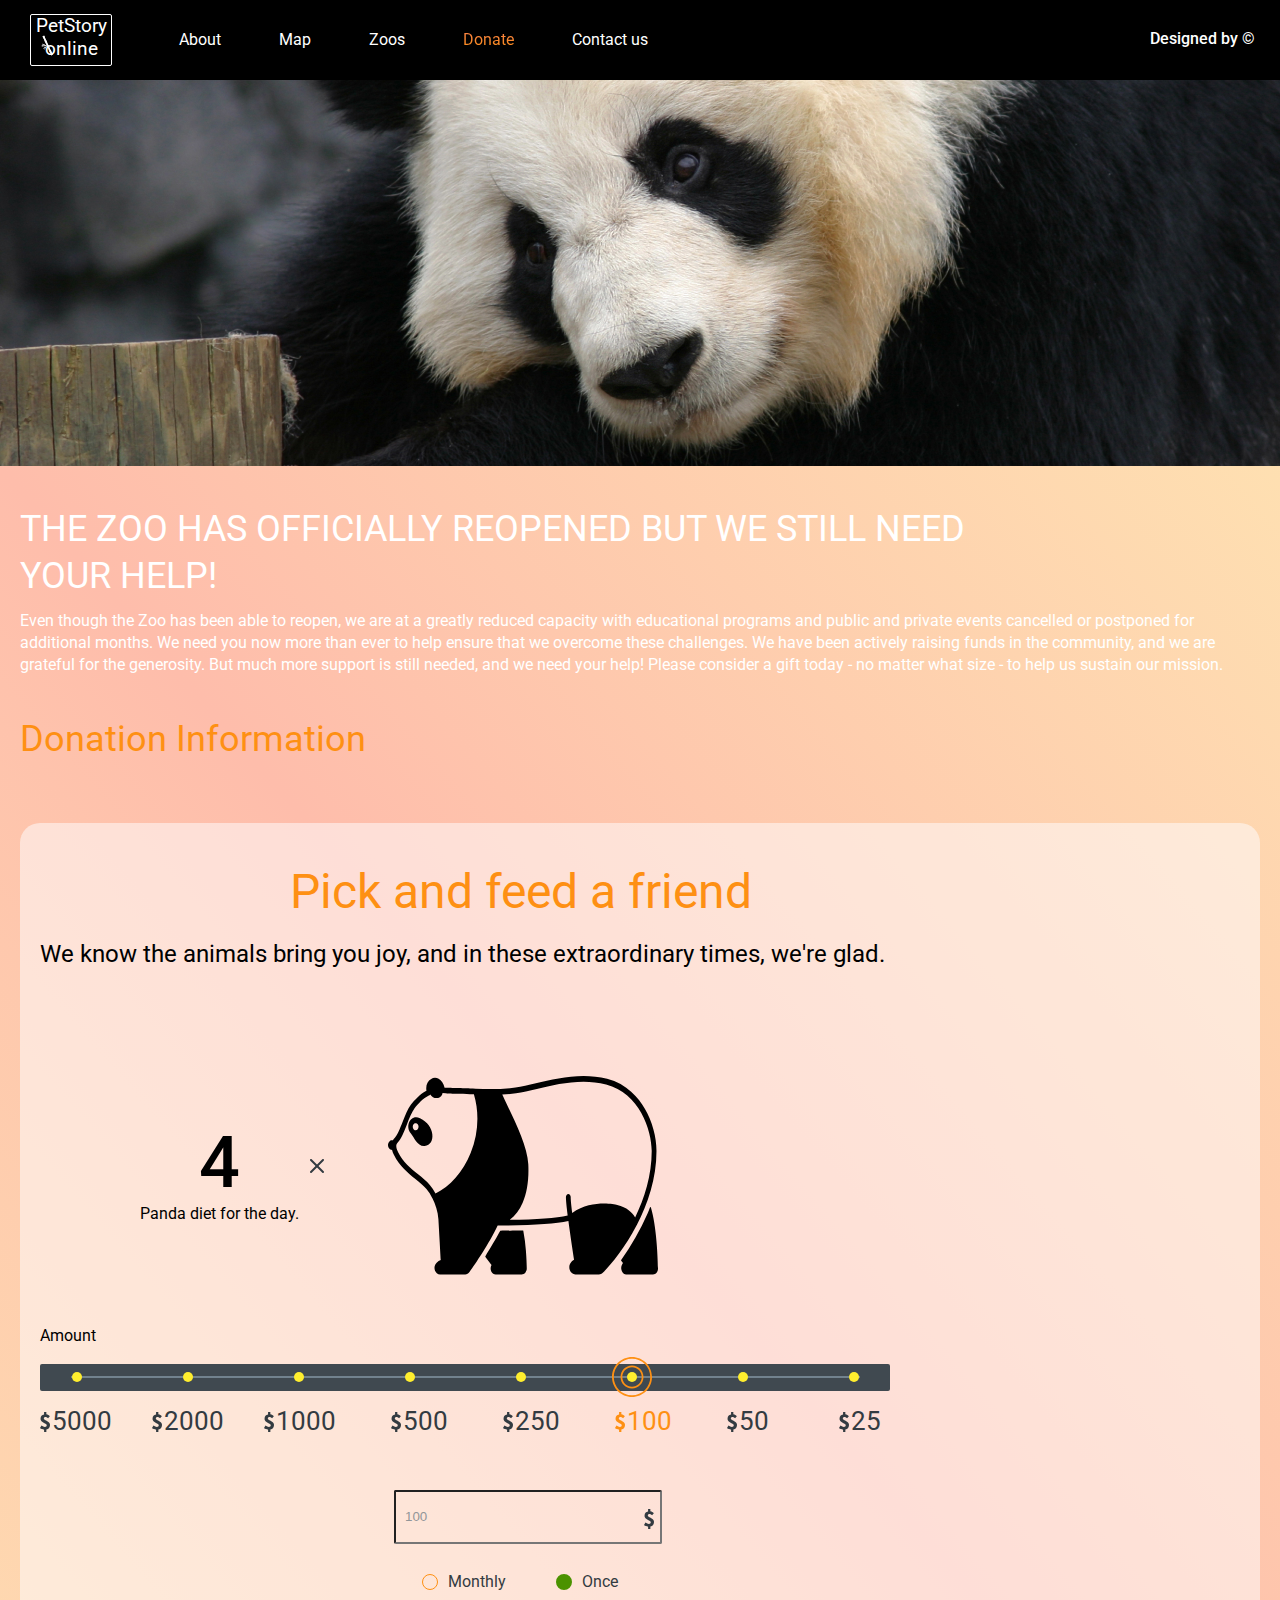
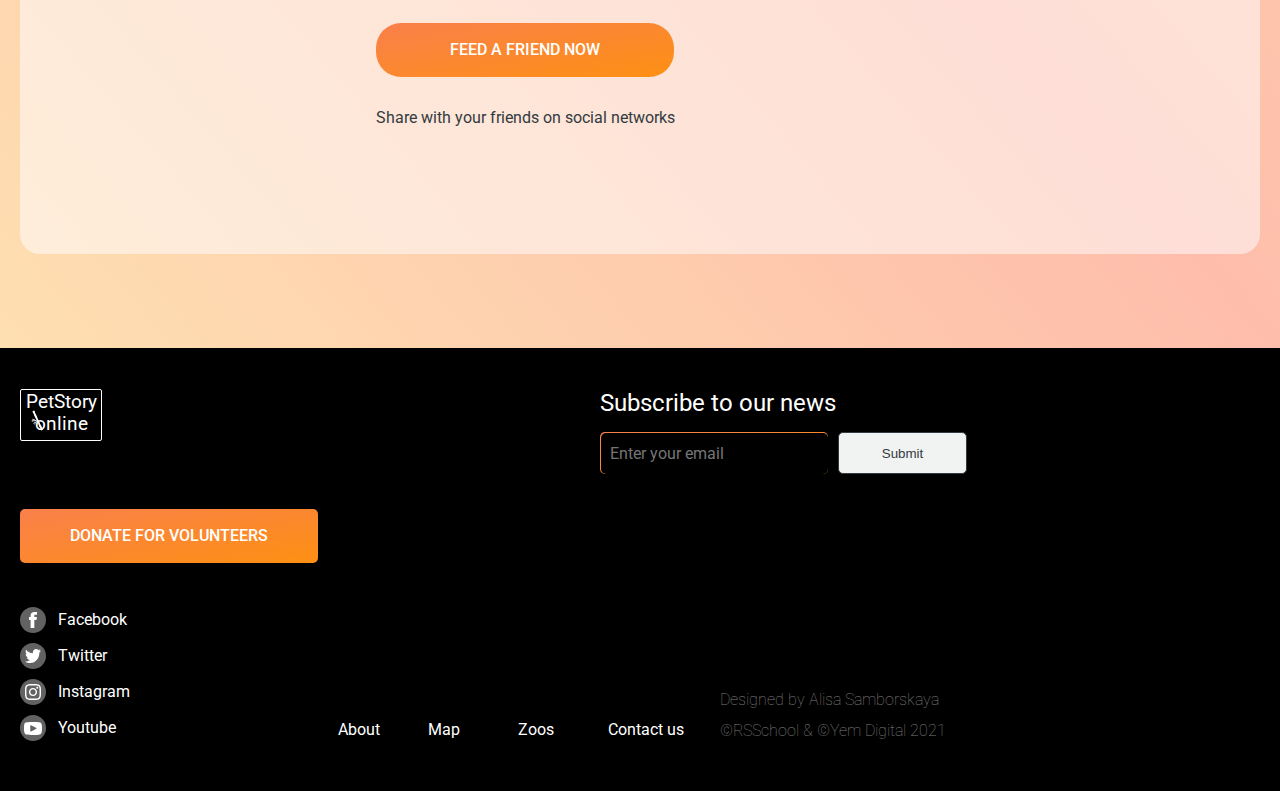
<file: pages/donate/donate.html>
<!DOCTYPE html>
<html lang="en">
<head>
    <meta charset="UTF-8">
    <meta http-equiv="X-UA-Compatible" content="IE=edge">
    <meta name="viewport" content="width=device-width, initial-scale=1.0">
    <title>Donate</title>

    <link rel="stylesheet" href="../general.css">
    <link rel="stylesheet" href="../header.css">
    <link rel="stylesheet" href="../../pages/donate/styles/panda-donate.css">
    <link rel="stylesheet" href="../../pages/donate/styles/pick-friend.css">
    <link rel="stylesheet" href="../footer.css">

</head>
<body>

    <header id="header">
        <div class="header-container">
            <div class="header-wrapper">
                <div class="header-logo">
                    <h1 class="pet-story-logo-title">
                        PetStory <br>online
                        <img src="../../assets/icons/bamboo.svg">
                    </h1>
                </div>
                <nav class="header-nav-link-container">
                    
                <a href="../main/index.html" class="about-link">
                    About
                </a>
                <a href="" class="map-link">
                    Map
                </a>
                <a href="" class="zoos-link">
                    Zoos
                </a>
                <a href="donate.html" class="donate-link-active">
                    Donate
                </a>
                <a href="" class="contact-link">
                    Contact us
                </a>
                </nav>
                
            </div>
            <div class="designed-link">
                <a href="https://www.figma.com/file/jfEFwkXVj1WRq7sUHDr8os/PetStory-online" class="designed-by-text">
                    Designed by &#169;
                </a>
            </div>
            <img class="burger-menu" id='burger-image' src="../../assets/icons/burger_menu.svg">
        </div>
    </header>

    <div class="displayed-burger-container" id="burger-container">
        <div class="burger-logo-exit-wapper">
            <div class="burger-logo">
                <h1 class="burger-title-settings">
                    PetStory <br>online
                    <img class="burger-image-logo" src="../../assets/icons/bamboo-burger.svg">
                </h1>
                
            </div>
            <img class="exit-icon-burger" id="exit-burger-button" src="../../assets/icons/exit-icon.svg">
        </div>
        
        <div class="burger-nav-link-container">
            <a href="../main/index.html" class="burger-nav-link">
                About
            </a>
            <a href="" class="burger-nav-link">
                Map
            </a>
            <a href="" class="burger-nav-link">
                Zoos
            </a>
            <a href="../donate/donate.html" class="donate-burger-link-active">
                Donate
            </a>
            <a href="" class="burger-nav-link">
                Contact us
            </a>
            <a href="" class="burger-nav-link">
                Contact us
            </a>
            <a href="https://www.figma.com/file/jfEFwkXVj1WRq7sUHDr8os/PetStory-online" class="burger-nav-link">
                Designed by &#169;
            </a>
        </div>
    </div>

    <div class="burger-backgound" id="burger-background">
    </div>

    <script src="../header.js">
    </script>


    <section class="panda-donate-section">
    </section>

    <section class="pick-friend-section">
        <div class="main-pick-container">
            <div class="donate-text-conatiner">
                <h3 class="title-donate-text">
                    THE ZOO HAS OFFICIALLY REOPENED BUT WE STILL NEED YOUR HELP!
                </h3>
                <p class="description-donate-text">
                    Even though the Zoo has been able to reopen, we are at a greatly reduced capacity with 
                    educational programs and public and private events cancelled or postponed for additional months. 
                    We need you now more than ever to help ensure that we overcome these challenges. 
                    We have been actively raising funds in the community, and we are grateful for the generosity. 
                     But much more support is still needed, and we need your help! Please consider a gift today - no matter what size - to help us sustain our mission.
                </p>
            </div>
            <h3 class="donate-inf-text">
                Donation Information
            </h3>
            <div class="pick-pet-container">
                <div class="pick-pet-subcontainer">
                    <div class="donate-pick-pet-title-container">
                        <h2 class="donate-pick-pet-title">
                            Pick and feed a friend
                        </h2>
                        <p class="donate-pick-pet-description">
                            We know the animals bring you joy, and in these extraordinary times, we're glad.
                        </p>
                    </div>
                    <div class="panda-diet-container">
                        <div class="number-panda-container">
                            <p class="number-panda">4</p>
                            <p class="text-diet">
                                Panda diet for the day.
                            </p>
                        </div>
                        <img class="x-icon" src="../../assets/icons/x_icon.svg">
                        <img class="panda-widget-icon" src="../../assets/icons/panda_widget1.svg">
                    </div>
                    <div class="amount-donate-range-container">
                        <p class="amount-title">
                            Amount
                        </p>
                        <div class="slider-background">
                            <div class="slider-line">
                                <div class="cursor-seceltion-thumb" id="5000-selection">
                                    <div class="slider-thumb" id="5000-thumb">
                                        <img class="slider-selected-thumb-rigns" id="5000-selection-image" src="../../assets/icons/roller_icon.svg">
                                    </div>
                                </div>
                                <div class="cursor-seceltion-thumb" id="2000-selection">
                                    <div class="slider-thumb" id="2000-thumb">
                                        <img class="slider-selected-thumb-rigns" id="2000-selection-image" src="../../assets/icons/roller_icon.svg">
                                    </div>
                                </div>
                                <div class="cursor-seceltion-thumb" id="1000-selection">
                                    <div class="slider-thumb" id="1000-thumb">
                                        <img class="slider-selected-thumb-rigns" id="1000-selection-image" src="../../assets/icons/roller_icon.svg">
                                    </div>
                                </div>
                                
                                <div class="cursor-seceltion-thumb" id="500-selection">
                                    <div class="slider-thumb" id="500-thumb">
                                        <img class="slider-selected-thumb-rigns" id="500-selection-image" src="../../assets/icons/roller_icon.svg">
                                    </div>
                                </div>
                                <div class="cursor-seceltion-thumb" id="250-selection">
                                    <div class="slider-thumb" id="250-thumb">
                                        <img class="slider-selected-thumb-rigns" id="250-selection-image" src="../../assets/icons/roller_icon.svg">
                                    </div>
                                </div>
                                <div class="cursor-seceltion-thumb" id="100-selection">
                                    <div class="slider-thumb" id="100-thumb">
                                        <img class="slider-selected-thumb-rigns" id="100-selection-image" src="../../assets/icons/roller_icon.svg">
                                    </div>
                                </div>
                                <div class="cursor-seceltion-thumb" id="50-selection">
                                    <div class="slider-thumb" id="50-thumb">
                                        <img class="slider-selected-thumb-rigns" id="50-selection-image" src="../../assets/icons/roller_icon.svg">
                                    </div>
                                </div>
                                <div class="cursor-seceltion-thumb" id="25-selection">
                                    <div class="slider-thumb" id="25-thumb">
                                        <img class="slider-selected-thumb-rigns" id="25-selection-image" src="../../assets/icons/roller_icon.svg">
                                    </div>
                                </div>
                            </div>
                        </div>
                        <div class="amount-number-container">
                            <div class="amount-dollars-container">
                                <img class="dollar-sign" id="5000-dollar-sign" src="../../assets/icons/dollar_sign.svg">
                                <p class="amount-dollars" id="5000-dollar-text">
                                    5000
                                </p>
                            </div>
                            <div class="amount-dollars-container">
                                <img class="dollar-sign" id="2000-dollar-sign" src="../../assets/icons/dollar_sign.svg">
                                <p class="amount-dollars" id="2000-dollar-text">
                                    2000
                                </p>
                            </div>
                            <div class="amount-dollars-container">
                                <img class="dollar-sign" id="1000-dollar-sign" src="../../assets/icons/dollar_sign.svg">
                                <p class="amount-dollars-selected" id="1000-dollar-text">
                                    1000
                                </p>
                            </div>
                            <div class="amount-dollars-container five-hundreed-dollars">
                                <img class="dollar-sign" id="500-dollar-sign" src="../../assets/icons/dollar_sign.svg">
                                <p class="amount-dollars" id="500-dollar-text">
                                    500
                                </p>
                            </div>
                            <div class="amount-dollars-container five-hundreed-dollars two-hundreed-fifty-dollars">
                                <img class="dollar-sign" id="250-dollar-sign" src="../../assets/icons/dollar_sign.svg">
                                <p class="amount-dollars" id="250-dollar-text">
                                    250
                                </p>
                            </div>
                            <div class="amount-dollars-container five-hundreed-dollars two-hundreed-fifty-dollars">
                                <img class="dollar-sign hundreed-dollars-sign" id="100-dollar-sign" src="../../assets/icons/dollar_sign_selected.svg">
                                <p class="amount-dollars hundreed-dollars-text" id="100-dollar-text">
                                    100
                                </p>
                            </div>
                            <div class="amount-dollars-container five-hundreed-dollars two-hundreed-fifty-dollars">
                                <img class="dollar-sign" id="50-dollar-sign" src="../../assets/icons/dollar_sign.svg">
                                <p class="amount-dollars" id="50-dollar-text">
                                    50
                                </p>
                            </div>
                            <div class="amount-dollars-container twenty-five-dollars">
                                <img class="dollar-sign" id="25-dollar-sign" src="../../assets/icons/dollar_sign.svg">
                                <p class="amount-dollars" id="25-dollar-text">
                                    25
                                </p>
                            </div>
                        </div>
                    </div>
                    <div class="another-amount-container">
                        <input class="another-amount-input" id="amount-number-input" type="number" placeholder="Another amount" 
                        maxlength="4">
                        <img class="dollar-input-image" src="../../assets/icons/dollars-sign.svg">
                        <div class="month-once-container">
                            <div class="label-button-radio-container">
                                <input class="month-once-input" type="radio" name="radio-amount">
                                <p class="month-once-label">
                                    Monthly
                                </p>
                            </div>
                            <div class="label-button-radio-container">
                                <input class="month-once-input" type="radio" name="radio-amount" checked>
                                <p class="month-once-label">
                                    Once
                                </p>
                            </div>
                        </div>
                        <div class="feed-a-friend-now-container">
                            <div class="feed-a-friend-now-button">
                                <p class="feed-a-friend-now">
                                    feed a friend now
                                </p>
                            </div>
                            <p class="share-text">
                                Share with your friends on social networks 
                            </p>
                        </div>
                    </div>
                </div>

                <script src="../donate/amount.js">

                </script>
                
            </div>
        </div>
    </section>

    <footer class="donate-footer">
        <div class="main-footer-container donate-main-footer-container">
            <div class="left-footer-container">
                <div class="logo-donate-button-container">
                    <a class="footer-logo" href="../donate/donate.html">
                        <h1 class="pet-story-footer-logo-title">
                            PetStory online
                            <img src="../../assets/icons/bamboo.svg">
                        </h1>
                    </a> 
                    <a href="../donate/donate.html" class="donate-footer-button">
                        <p class="donate-footer-text">Donate for volunteers</p>
                    </a>
                </div>
                <div class="social-media-container">
                    <div class="social-media-item-container">
                        <a class="social-media-icon-background" href="https://www.facebook.com">
                            <img class="social-media-icon" src="../../assets/icons/facebook.svg">
                        </a>
                        <a class="social-media-title" href="https://www.facebook.com">
                            Facebook
                        </a>
                    </div>
                    <div class="social-media-item-container">
                        <a class="social-media-icon-background" href="https://twitter.com">
                            <img class="social-media-icon" src="../../assets/icons/twitter.svg">
                        </a>
                        <a class="social-media-title" href="https://twitter.com">
                            Twitter
                        </a>
                    </div>
                    <div class="social-media-item-container">
                        <a class="social-media-icon-background" href="https://instagram.com">
                            <img class="social-media-icon" src="../../assets/icons/instagram.svg">
                        </a>
                        <a class="social-media-title" href="https://instagram.com">
                            Instagram
                        </a>
                    </div>
                    <div class="social-media-item-container">
                        <a class="social-media-icon-background" ref="https://youtube.com">
                            <img class="social-media-icon" src="../../assets/icons/youtube.svg">
                        </a>
                        <a class="social-media-title" href="https://youtube.com">
                            Youtube
                        </a>
                    </div>
                </div>
            </div>

            <nav class="footer-nav-link-container donate-footer-nav-link-container">
                    
                <a href="../main/index.html" class="footer-about-link">
                    About
                </a>
                <a href="" class="footer-map-link donate-map-link">
                    Map
                </a>
                <a href="" class="footer-zoos-link donate-zoo-link">
                    Zoos
                </a>
                <a href="" class="footer-contact-link donate-contact-link">
                    Contact us
                </a>
            </nav>

            <div class="right-footer-container">
                <div class="input-footer-container donate-input-footer-container">
                    <label class="footer-email-label" for="email">
                        Subscribe to our news
                    </label>
                    <div class="input-subsection-container">
                        <form class="input-email-form" id="email-form" action="#" novalidate >
                            <div class="border-input" id="border-input">
                                <input type="email" id="email" class="email"
                                autocomplete="off" placeholder="Enter your email" required>
                            </div>
                            <input id="send-email" class="footer-submit-button"type="submit"></button>
                        </form> 
                        <script src="../footer.js"></script> 
                    </div> 
                </div>

                <div class="site-authors-container">
                    <p class="authors-text">
                        Designed by Alisa Samborskaya
                    </p>
                    <p class="authors-text">
                        &#169;RSSchool & &#169;Yem Digital 2021
                    </p>
                </div>
            </div>
        </div>
    </footer>
</body>
</file>
<file: pages/header.css>
@import url('https://fonts.googleapis.com/css2?family=Roboto&display=swap');

.displayed-burger-container {
    display: none;
}

.burger-logo-exit-wapper {
    display: none;
}

.burger-nav-link-container {
    display: none;
}

.about-burger-link-active {
    text-decoration: underline;
}

.donate-burger-link-active {
    text-decoration: underline;
}

.burger-nav-link:hover {
    cursor: pointer;
    color: rgba(254, 144, 19, 1);
}

header {
    background-color: black;
    position: absolute;
    width: 100%;
    top: 0;
    left: 0;
    right: 0;
    display: block;
    z-index: 50;
    overflow-x: hidden;
}

.header-container {
    display: grid;
    grid-template-columns: 1fr 1fr;
    align-items: center;
    column-gap: 438px;
    margin-right: 220px;
    margin-left: 220px;
}

.header-wrapper {
    height: 80px;
    display: flex;
    align-items: center;
    column-gap: 67px;
}

.header-logo {
    display: block;
    height: 52px;
    width: 82px;
    border: solid white 1px;
    border-radius: 2px;
    align-items: center;
    justify-content: center;
}

.header-logo img {
    position: absolute;
    margin-top: -3.3px;
    margin-left: -56.6px;
}

.main-header-section button {
    border: 0;
    background-color: black;
    color: white;
    font-weight: 500;
    font-family: 'Roboto';
    font-size: 16px;
}

.about-link-active {
    cursor: default;
    font-family: 'Roboto';
    font-size: 16px;
    font-weight: 500px;
    line-height: 22px;
    background: -webkit-linear-gradient(rgb(249, 128, 75), rgb(254, 144, 19));
	-webkit-background-clip: text;
	-webkit-text-fill-color: transparent;
    width: 43px;
}

.about-link {
    font-family: 'Roboto';
    color: white;
    font-size: 16px;
    font-weight: 500px;
    line-height: 22px;
}

.about-link:hover {
    cursor: pointer;
    text-decoration: underline;
}

.map-link {
    color: white;
    font-family: 'Roboto';
    width: 32px;
    font-size: 16px;
    font-weight: 500px;
    line-height: 22px;
}

.map-link:hover {
    cursor: pointer;
    text-decoration: underline;
}

.zoos-link {
    color: white;
    font-family: 'Roboto';
    width: 36px;
    font-size: 16px;
    font-weight: 500px;
    line-height: 22px;
}

.zoos-link:hover {
    cursor: pointer;
    text-decoration: underline;
}

.donate-link-active {
    cursor: default;
    background: -webkit-linear-gradient(rgb(249, 128, 75), rgb(254, 144, 19));
	-webkit-background-clip: text;
	-webkit-text-fill-color: transparent;
    font-family: 'Roboto';
    font-size: 16px;
    font-weight: 500px;
    line-height: 22px;
}

.donate-link {
    color: white;
    font-family: 'Roboto';
    width: 51px;   
    font-size: 16px;
    font-weight: 500px;
    line-height: 22px;
}

.donate-link:hover {
    cursor: pointer;
    text-decoration: underline;
}

.contact-link {
    color: white;
    font-family: 'Roboto';
    width: 78px;
    font-size: 16px;
    font-weight: 500px;
    line-height: 22px;
}

.contact-link:hover {
    cursor: pointer;
    text-decoration: underline;
}

.header-nav-link-container {
    display: flex;
    flex-direction: row;
    align-items: center;
    column-gap: 58px;
}

.designed-link {
    position: absolute;
    right: 220px;
    top: 29px;
    border: 0;
    background-color: black;
    font-family: 'Roboto';
    width: 105px;
}

.designed-link:hover {
    cursor: pointer;
    text-decoration: underline;
}

.designed-by-text {
    position: relative;
    color: white;
    font-weight: 500;
    font-family: 'Roboto';
    font-size: 16px;
}

.burger-menu {
    display: none;
}

@media only screen and (max-width: 1000px) {

    .header-container {
        margin-right: 34.75px;
        margin-left: 30px;
        overflow-x: hidden;
    }

    .header-wrapper {
        column-gap: 63px;
    }

    .header-nav-link-container {
        column-gap: 48px;
    } 
    
    .main-header-section button {
        border: 0;
        background-color: black;
        color: white;
        font-weight: 500;
        font-family: 'Roboto';
        font-size: 16px;
    }

    .designed-link {
        position: absolute;
        right: 30px;
        top: 29px;
        border: 0;
        background-color: black;
        font-family: 'Roboto';
        width: 105px;
    }
}

@media only screen and (max-width: 640px) {

    .burger-backgound {
        display: none;
        top: 400px;
        left: 0;
        right: 0;
        width: 100%;
        height: 100%;
    }

    .displayed-burger-container {
        position: absolute;
        display: none;
        flex-direction: column;
        width: 100%;
        height: 400px;
        border: 3px;
        border-color: black;
        left: 0px;
        top: 0px;
        background-color: white;
        padding-left: 10px;
        padding-top: 10px;
        gap: 30px;
    }

    .burger-logo-exit-wapper {
        display: flex;
        flex-direction: row;
        justify-content: space-between;
        padding-right: 10px;
    }
    
    .burger-title-settings {
        font-size: 15px;
        line-height: 18px;
        color: rgba(254, 144, 19, 1);
        text-align: center;
    }

    .exit-icon-burger {
        width: 14px;
        height: 14px;
    }

    .burger-logo {
        height: 41.6px;
        width: 65.6px;
        border: solid rgba(254, 144, 19, 1) 1px;
        border-radius: 2px;
        display: flex;
        align-items: center;
        justify-content: center;
    }

    .burger-image-logo {
        position: absolute;
        top: 16px;
        left: 4px;
    }

    .burger-nav-link-container {
        display: flex;
        flex-direction: column;
        gap: 15px;
    }

    .burger-nav-link-container a:hover {
        cursor: pointer;
        text-decoration: underline;
    }

    .burger-nav-link-container a {
        color: rgba(51, 59, 65, 1);
        font-family: 'Roboto';
        font-size: 16px;
        font-weight: 400;
        line-height: 22.4px;
    }

    header {
        height: 34px;
        position: fixed;
        z-index: 900;
    }

    .header-nav-link-container {
        display: none;
    }

    .designed-link {
        display: none;
    }

    .header-container {
        margin-right: 20.07px;
        margin-left: 20.07px;
        overflow-y: hidden;
    }

    .header-logo {
        width: 46.86px;
        height: 29.03px;
        border: none;
    }

    .pet-story-logo-title {
        font-size: 12.29px;
        line-height: 14.75px;
        margin-top: auto;
    }

    .header-wrapper {
        height: 29.03px;
        margin-top: 2.29px;
    }

    .header-logo img {
        content: url(../assets/icons/bamboo640px.svg);
        margin-left: -37.01px;
        margin-top: -1px;
    }

    .burger-menu {
        display: block;
        margin-left: 65px;
    }
}

@media only screen and (max-width: 320px) {

    .header-wrapper {
        margin-right: 0;
    }

    .header-container {
        column-gap: 235.07px;
        margin-left: 10.07px;
        margin-right: 10px;
    }

    .burger-menu {
        margin-left: 0px;
        margin-top: 2px;
    }
}

@media only screen and (min-width: 1001px) and (max-width: 1599px) {


    header {
        width: 100%;
        overflow-x: hidden;
    }

    .header-container {
        margin-left: 30px;
        margin-right: auto;
        column-gap: 10px;
    }

    .designed-link {
        right: 25px;
    }
}

@media only screen and (min-width: 641px) and (max-width: 999px) {

    header {
        width: 100%;
    }

    .header-nav-link-container {
        gap: 10px;
    }
}

@media only screen and (min-width: 321px) and (max-width: 639px) {

    .header-container {
        column-gap: 120px;
    }
}
</file>
<file: pages/general.css>
@import url('https://fonts.googleapis.com/css2?family=Roboto&display=swap');

*{
    margin: 0;
    padding: 0;
    list-style: none;
    text-decoration: none;
}

*, *:before, *:after {
    box-sizing: border-box;
}

p {
    font-family: 'Roboto';
    margin: 0;
}

h1 {
    font-family: 'Roboto';
    position: relative;
    color: white;
    text-align: center;
    line-height: 22.82px;
    font-weight: 400;
    text-align: center;
    font-size: 19.01px;
}

h2 {
    font-family: 'Roboto';
    font-size: 48px;
    font-weight: 400;
    line-height: 57.6px;
    color: rgb(51, 59, 65);
}

h3 {
    font-family: 'Roboto';
    font-size: 36px;
    font-weight: 400;
    line-height: 46.8px;
    color: rgba(51, 59, 65, 1);
}
</file>
<file: pages/main/styles/fav-animal.css>
@import url('https://fonts.googleapis.com/css2?family=Roboto&display=swap');

.panda-section {
    background: url('../../../assets/images/Giant\ Panda.jpg') no-repeat;
    object-fit: fill;
    right: 0;
    width: 100%;
    background-size: 100%;
}

.fav-animal-content {
    height: 780px;
    display: flex;
}

.fav-animal-container {
    margin-right: 220px;
    margin-left: 220px;
}

.fav-animal-text {
    position: absolute;
    text-align: center;
    font-size: 106px;
    font-weight: 700;
    line-height: 75%;
    text-transform: uppercase;
    right: 219.69px;
    top: 166px;
    color: white;
}

.elipse-logo {
    position: absolute;
    right: 318px;
    top: 92px;
}

.text-color{
    color: #FFEE2E;
}

.watch-button {
    display: inline-flex;
    align-items: center;
    justify-content: center;
    position: absolute;
    text-decoration: none;
    text-transform: uppercase;
    color: white;
    font-family: 'Roboto';
    font-weight: 500;
    font-size: 16px;
    width: 298px;
    height: 54px;
    top: 626px;
    right: 319px;
    background: linear-gradient(113.96deg, #F9804B 1.49%, #FE9013 101.44%);
    border-radius: 25px;
    border: 0;
}

.watch-button:hover {
    cursor: pointer;
    background: linear-gradient(113.96deg, #F9804B 3.49%, #FE9013 200.44%);
}

@media only screen and (max-width: 1000px) {
    .panda-section {
        background-size: cover;
        background-position-x: -99px;
        margin-top: 0;
        height: 584px;
        width: 1000px;
        overflow-x: hidden;
    }

    .fav-animal-content {
        height: 584px;
        z-index: 20;
    }

    .fav-animal-container {
        position: relative;
        margin-left: 555px;
        margin-right: 185px;
    }

    .elipse-logo {
        right:0;
        left: -100px;
        top: 69px;
    }

    .elipse-image {
        width: 367px;
        height: 367px;
    }

    .fav-animal-text {
        font-size: 85px;
        line-height: 63.9px;
        right: 0;
        top: 122.8px;
        left: -25px;
        text-align: center;
        width: 350px;
    }

    .watch-button {
        top: 483px;
        left: 11px;
        right: 0;
    }
}

@media screen and (max-width: 640px) {
    .panda-section {
        background-position-x: -63.23px;
        height: 373px;
        width: 100%;
        overflow: hidden;
    }

    .fav-animal-container {
        margin-left: 330px;
        margin-right: auto;
    }

    .fav-animal-content {
        height: 373px;
    }

    .elipse-logo {
        left: 0;
        top: 45px;

    }

    .elipse-image {
        width: 237.6px;
        height: 237.6px;
    }

    .fav-animal-text {
        font-size: 54.42px;
        line-height: 40.81px;
        left: -7px;
        top: 84px;    
    }

    .watch-button {
        left: -309px;
        top: 279px;
    }
}

@media screen and (max-width: 320px) {

    .panda-section {
        background: url(../../../assets/images/Giant\ Panda320px.jpg);
        height: 186.96px;
        width: 320px;
        margin-top: 34px;
        background-position-x: -0.31px;
        overflow-x: hidden;
    }

    .fav-animal-container {
        margin-left: 162.9px;
    }

    .fav-animal-content {
        height: auto;
    }

    .elipse-logo {
       top: 22px;
    }

    .elipse-image {
        width: 119.09px;
        height: 119.09px;
    }

    .fav-animal-text {
        font-size: 27.21px;
        line-height: 20.41px;
        left: -92px;
        top: 42px;
    }

    .watch-button {
        display: none;
    }
}

@media only screen and (min-width: 1001px) and (max-width: 1599px) {
    .panda-section {
        width: 100%;
        overflow-x: hidden;
        background-size: auto;
    }
}

@media only screen and (min-width: 641px) and (max-width: 999px) {
    .panda-section {
        width: 100%;
    }

    .fav-animal-container {
        margin-left: 200px;
    }
}

@media only screen and (min-width: 321px) and (max-width: 639px) {
    .fav-animal-container {
        margin-left: 30px;
    }

    .watch-button {
        left: -20px;
        top: 300px;
    }
}
</file>
<file: pages/main/styles/backstage.css>
@import url('https://fonts.googleapis.com/css2?family=Roboto&display=swap');

.backstage-section {
    position: absolute;
    top: 780px;
    right: 0;
    left: 0;
    width: 100%;
}

.watch-button-mobile {
    display: none;
}

.backstage-container {
    display: flex;
    margin-top: 140px;
    margin-left: 219px;
    margin-right: 220px;
    gap: 87px;
}

.text-backstage-container {
    display: flex;
    flex-direction: column;
    gap: 54px;
}

.old-man-image {
    object-fit: fill;
}

.first-text-container {
    display: flex;
    flex-direction: column;
    gap: 20px;
}

.site-info {
    font-family: 'Roboto';
    font-size: 16px;
    font-weight: 400;
    line-height: 20.8px;
    color: rgb(51, 59, 65);
}

.second-text-container {
    display: flex;
    flex-direction: column;
    gap: 34px;
}

.how-it-works {
    font-family: 'Roboto';
    font-size: 24px;
    font-weight: 400;
    line-height: 28.8px;
    color: rgb(51, 59, 65);
}

.description {
    font-family: 'Roboto';
    font-size: 16px;
    font-weight: 400;
    line-height: 22.4px;
    color: rgb(51, 59, 65);
}

.backstage-flowers-img {
    position: absolute;
    right: 0;
    top: 792px;
    object-fit: cover;
}

@media only screen and (max-width: 1000px) {
    .backstage-section {
        top: 584px;
        overflow-x: hidden;
    }

    .backstage-container {
        margin-right: 30px;
        margin-top: 109px;
        margin-left: 30px;
        gap: 31px;
    }

    .backstage-flowers-img {
        display: none;
    }

    .old-man-image {
        content: url(../../../assets/images/bamboo-cap1000px.jpg); 
    }

    .text-backstage-container {
        margin-top: -10px;
    }
}

@media only screen and (max-width: 640px) {
    .backstage-section {
        top: 373px;
    }

    .backstage-container {
        margin-top: 60px;
        margin-left: -8px;
        margin-right: 125px;
    }

    .old-man-image {
        display: none;
    }

    .text-backstage-container {
        margin-top: 0;
        gap: 30px;
    }

    .first-text-container {
        gap: 22px;
    }

    .site-info {
        margin-left: -3px;
    }

    .second-text-container {
        gap: 20px;
    }

    .description {
        margin-left: -3px;
    }

    .backstage-flowers-img {
        display: flex;
        content: url(../../../assets/images/flower_foto1640px.png);
        top: 368px;
    }
}

@media only screen and (max-width: 320px) {
    .backstage-section {
        top: 220.96px;
    }

    .watch-button-mobile {
        display: flex;
        width: 298px;
        height: 54px;
        border: none;
        border-radius: 25px;
        background-color: rgba(249, 128, 75, 1);
        justify-content: center;
        align-items: center;
        font-family: 'Roboto';
        font-size: 16px;
        line-height: 22.4px;
        color: white;
        text-transform: uppercase;

        margin-top: 20.04px;
        margin-left: 11px;
    }

    .backstage-container {
        margin-top: 30px;
        margin-left: 10px;
        margin-right: 10px;
        gap: 0;
    }

    .first-text-container {
        gap: 10px;
    }

    .backstage-title {
        font-size: 24px;
        line-height: 28.8px;
    }

    .site-info {
        margin-left: 3px;
        width: auto;
    }

    .text-backstage-container {
        gap: 20px;
    }

    .second-text-container {
        gap: 10px;
    }

    .how-it-works {
        margin-left: 3px;
    }

    .description {
        margin-left: 0;
    }

    .backstage-flowers-img {
        content: url(../../../assets/images/flower_foto320px.png);
        top: 260px;
    }

    .watch-button-mobile:hover {
        cursor: pointer;
    background: linear-gradient(113.96deg, #F9804B 3.49%, #FE9013 200.44%);
    }
}

@media only screen and (min-width: 1001px) and (max-width: 1599px) {

    .backstage-section {
        width: 100%;
        overflow-x: hidden;
    }

    .backstage-flowers-img {
        display: none;
    }

    .backstage-container {
        margin-right: auto;
        margin-left: 30px;
        gap: 10px;
    }

    .text-backstage-container {
        gap: 10px;
        height: 400px;
        overflow: hidden;
        margin-right: 10px;
    }

    .second-text-container {
        gap: 10px;
    }

    .backstage-title {
        font-size: 24px;
        line-height: 27px;
    }

}

@media only screen and (min-width: 641px) and (max-width: 999px) {
    .backstage-container {
        margin-left: 5px;
        gap: 5px;
    }

    .old-man-image {
        width: 230px;
        height: 208px;
    }

    .text-backstage-container {
        gap: 10px;
    }

}

@media only screen and (min-width: 321px) and (max-width: 639px) {
    .backstage-flowers-img {
        display: none;
    }

    .backstage-container {
        margin-right: 10px;
        margin-left: 10px;
        margin-top: 50px;
        gap: 10px;
    }

    .text-backstage-container {
        gap: 10px;
    }

    .first-text-container {
        gap: 10px;
        
    }

    .second-text-container {
        gap: 10px;
    }

    .backstage-title {
        font-size: 30px;
        line-height: 30.5px;
    }
}
</file>
<file: pages/main/styles/pets.css>
@import url('https://fonts.googleapis.com/css2?family=Roboto&display=swap');

.pets-section {
    position: absolute;
    top: 1503px;
    width: 100%;
    height: 1106px;
    left: 0;
    right: 0;
}

.pets-main-container {
    display: flex;
    flex-direction: row;
    grid-template-columns: 36px 100% 36px;
    margin-left: 138px;
    gap: 20px;
    align-items: center;
}

.arrow-button-left { 
    object-fit: fill;
    width: 62px;
    height: 62px;
}

.arrow-button-left:hover {
    cursor: pointer;
}

.pets-container {
    display: none;
    grid-template-columns: 1fr 1fr 1fr;
    column-gap: 30px;
    row-gap: 20px;
    column-width: 366px;
    animation: 3s ease-in-out;
}

.next,
.active {
    display: grid;
    grid-template-columns: 1fr 1fr 1fr;
    column-gap: 30px;
    row-gap: 20px;
    column-width: 366px;
    animation: 0.5s ease-in-out;
}

.next {
    position: absolute;
    top: 0;
    width: 100%;
}

.pets-preview {
    width: 368px;
    border: solid;
    border-width: 1px;
    border-radius: 5px;
    border-color: rgb(254, 144, 19);
}

.to-left {
    animation-name: left;
}

.to-right {
    animation-name: right;
    animation-direction: reverse;
}

.from-left {
    animation-name: left;
    animation-direction: reverse;
}

.from-right {
    animation-name: right;
}

@keyframes left {
    from {
        left: 0;
    }
    to {
        left: -100%;
    }
}

@keyframes right {
    from {
        left: 100%;
    }
    to {
        left: 0;
    }
}

.pet-image-container {
    width: 366px;
    height: 366px;
}

.pet-image {
    width: 100%;
    object-fit: fill;
}

.panda-tooltip {
    width: 160px;
    height: 70px;
    position: absolute;
    top: 365px;
    left: 110px;
    background-color: rgb(255, 255, 255);
    border: solid;
    border-width: 1px;
    border-radius: 5px;

    opacity: 0;
    transition: opacity 0.15s;

    pointer-events: none;
    white-space: nowrap;
}

.eagle-tooltip {
    width: 160px;
    height: 70px;
    position: absolute;
    top: 365px;
    left: 510px;
    background-color: rgb(255, 255, 255);
    border: solid;
    border-width: 1px;
    border-radius: 5px;

    opacity: 0;
    transition: opacity 0.15s;

    pointer-events: none;
    white-space: nowrap;
}

.gorilla-tooltip {
    width: 160px;
    height: 70px;
    position: absolute;
    top: 365px;
    left: 910px;
    background-color: rgb(255, 255, 255);
    border: solid;
    border-width: 1px;
    border-radius: 5px;

    opacity: 0;
    transition: opacity 0.15s;

    pointer-events: none;
    white-space: nowrap;
}

.sloth-tooltip {
    width: 160px;
    height: 70px;
    position: absolute;
    top: 815px;
    left: 110px;
    background-color: rgb(255, 255, 255);
    border: solid;
    border-width: 1px;
    border-radius: 5px;

    opacity: 0;
    transition: opacity 0.15s;

    pointer-events: none;
    white-space: nowrap;
}

.cheetas-tooltip {
    width: 160px;
    height: 70px;
    position: absolute;
    top: 815px;
    left: 510px;
    background-color: rgb(255, 255, 255);
    border: solid;
    border-width: 1px;
    border-radius: 5px;

    opacity: 0;
    transition: opacity 0.15s;

    pointer-events: none;
    white-space: nowrap;
}

.penguins-tooltip {
    width: 160px;
    height: 70px;
    position: absolute;
    top: 815px;
    left: 910px;
    background-color: rgb(255, 255, 255);
    border: solid;
    border-width: 1px;
    border-radius: 5px;

    opacity: 0;
    transition: opacity 0.15s;

    pointer-events: none;
    white-space: nowrap;
}

.pet-image-container:hover .panda-tooltip {
    opacity: 1;
    
}

.pet-image-container:hover .eagle-tooltip {
    opacity: 1;
}

.pet-image-container:hover .gorilla-tooltip {
    opacity: 1;
}

.pet-image-container:hover .sloth-tooltip {
    opacity: 1;
}

.pet-image-container:hover .cheetas-tooltip {
    opacity: 1;
}
.pet-image-container:hover .penguins-tooltip {
    opacity: 1;
}

.pet-image-container:hover > img {
    -webkit-filter: brightness(60%);
    -webkit-transition: all 1s ease;
    -moz-transition: all 1s ease;
    -o-transition: all 1s ease;
    -ms-transition: all 1s ease;
    transition: all 1s ease;
    transform: scale(1.027);
}

.tooltip-text {
    margin-top: 7.81px;
    margin-left: 10px;
    margin-right: 10px;
    font-size: 16px;
    font-weight: 400px;
    line-height: 22px;
}

.pet-description-container {
    display: grid;
    grid-template-columns: 1fr 55px;
    row-gap: 11px;
    width: 366px;
}

.description-text {
    font-family: 'Roboto';
    margin-left: 16px;
}

.pet-name-text {
    margin-top: 8px;
    font-size: 16px;
    font-weight: 500;
    line-height: 22.4px;
    text-transform: uppercase;
    color: black;
}

.location-name-text {
    margin-bottom: 13px;
    font-size: 15px;
    font-weight: 300;
    line-height: 18px;
    color: black;
}

.banana-icon {
    width: 33px;
    margin-top: 10px;
}

.meat-fish-icon {
    width: 48px;
    margin-top: 8px;
}

.arrow-button {
    object-fit: fill;
    width: 62px;
    height: 62px;
}

.arrow-button:hover {
    cursor: pointer;
}

.palm-image {
    position: relative;
    top: -234px;
    left: 0;
    object-fit: cover;
}

.choose-button {
    position: absolute;
    left: 651px;
    right: auto;
    width: 298px;
    top: 950px;
    bottom: 100px;
    background-color: rgb(254,144,19);
    border-radius: 25px;
    text-align: center;
}

.choose-button:hover {
    cursor: pointer;
    background: rgb(219, 150, 120);
}

.choose-fav-button {
    position: relative;
    top: 16px;
    font-family: 'Roboto';
    text-transform: uppercase;
    color: white;
    font-size: 16px;
    font-weight: 500;
    line-height: 22.4px;
}

.strelizia-image {
    position: absolute;
    object-fit: cover;
    bottom: 0;
    right: 0;
}

@media only screen and (max-width: 1000px) {
    .pets-section {
        top: 1252px;
        overflow-x: hidden;
    }

    .pets-main-container {
        margin-left: 30px;
        gap: 0;
        grid-template-rows: 1fr 1fr 1fr;
    }

    .pets-container {
        row-gap: 92px;
        column-gap: 29px;
        column-width: auto;
    }

    .pets-preview {
        width: 296px;
    }

    .pet-image-container:hover .eagle-tooltip {
        display: none;
    }
    
    .pet-image-container:hover .panda-tooltip {
        display: none;
    }

    .pet-image-container:hover .sloth-tooltip {
        display: none;
    }

    .pet-image-container:hover .cheetas-tooltip {
        display: none;
    }

    .pet-image-container:hover .gorilla-tooltip {
        display: none;
    }

    .pet-image-container:hover .penguins-tooltip {
        display: none;
    }
    .pet-image-container {
        width: 294px;
        height: 294px;
    }

    .pet-description-container {
        width: auto;
    }

    .banana-icon {
        margin-left: 8px;
    }

    .left-arrow-container {
        position: absolute;
        top: 368px;
        left: 353px;
    }

    .right-arrow-container {
        position: absolute;
        top: 368px;
        left: 586px;
    }

    .palm-image {
        content: url(../../../assets/images/palm_foto1000px.png);
        top: 68px;
    }

    .choose-button {
        left: 351px;
        top: 880px;
        right: 351px;
        height: 54px;
    }

    .strelizia-image {
        top: 895px;
        content: url(../../../assets/images/strelitzia1000px.png);
    }
}

@media only screen and (max-width: 640px) {
    .pets-section {
        top: 880px;
        height: 970px;
        overflow: hidden;
    }

    .pets-main-container {
        margin-left: 20px;
        margin-right: 20px;
    }

    .left-arrow-container {
        top: 344px;
        left: 242px;
    }

    .pets-container {
        grid-template-columns: 1fr 1fr;
    }

    .pets-preview {
        width: 285.24px;
        height: 333px;
    }

    .pet-image-container {
        width: 283px;
        height: 283px;
    }

    .description-text {
        margin-left: 11.47px;
    }

    .pet-name-text {
        font-size: 13px;
        line-height: 17px;
    }

    .location-name-text {
        font-size: 12px;
        line-height: 15px;
        margin-top: -3px;
    }

    .banana-icon {
        width: 25.72px;
        margin-left: 20px;
    }

    .pets-container .pets-preview:nth-child(5) {
        display: none;
    }

    .pets-container .pets-preview:nth-child(6) {
        display: none;
    }

    .right-arrow-container {
        top: 344px;
        left: 334px;
    }

    .meat-fish-icon {
        width: 37.41px;
        margin-left: 12px;
    }

    .palm-image {
        content: url(../../../assets/images/palm_foto640px.png);
        top: 10px;
    }

    .choose-button {
        width: 298px;
        height: 54px;
        top: 815px;
        left: 171px;
    }

    .strelizia-image {
        content: url(../../../assets/images/strelitzia1-640px.png);
        top: 840px;
    }
}

@media only screen and (max-width: 320px) {

    .pets-section {
        height: 1522px;
        top: 753px;
    }

    .pets-main-container {
        margin-left: 10px;
        margin-right: 24.76px;
    }

    .left-arrow-container {
        display: none;
    }

    .right-arrow-container {
        display:  none;
    }

    .pets-container {
        display: flex;
        flex-direction: column;
        row-gap: 0;
        gap: 19px;
    }

    .pets-container-320px {
        display: none;
    }

    .palm-image {
        content: url(../../../assets/images/palm_foto320px.png);
        top: 62px;
    }

    .choose-button {
        top: 1408px;
        left: 10px;
    }

    .strelizia-image {
        content: url(../../../assets/images/strelitzia320px.png);
        top: 1455px;
    }
}

@media only screen and (min-width: 1001px) and (max-width: 1599px) {

    .pets-section {
        width: 100%;
        overflow-x: hidden;
        overflow-y: hidden;
    }

    .pets-main-container {
        margin-left: 5px;
        gap: 5px;
        overflow-y: hidden;
    }

    .pets-container {
        column-width: auto;
        margin-left: 10px;
        column-gap: 5px;
        row-gap: 75px;
        overflow-y: hidden;
        overflow-x: hidden;
    }

    .pets-preview {
        width: 270px;
    }

    .pet-image-container {
        width: 268px;
        height: 268px;
    }

    .pet-description-container {
        width: 275px;
    }

    .palm-image {
        top: 145px;
        content: url(../../../assets/images/palm_foto1000px.png);
    }

    .strelizia-image {
        content: url(../../../assets/images/strelitzia1000px.png);
    }

    .choose-button {
        left: 300px;
        right: auto;
        width: 298px;
    }

    .meat-fish-icon {
        margin-left: -3px;
    }
}

@media only screen and (min-width: 641px) and (max-width: 999px) {

    .pets-main-container {
        margin-left: 10px;
    }

    .pets-container {
        column-gap: 5px;
    }

    .pets-preview {
        width: 202px;
    }

    .pet-image-container {
        width: 200px;
        height: 200px;
    }

    .left-arrow-container {
        top: 300px;
        left: 200px;
    }

    .right-arrow-container {
        top: 300px;
        left: 380px;
    }

    .palm-image {
        top: 200px;
    }

    .choose-button {
        right: auto;
        left: 190px;
    }
}

@media only screen and (min-width: 321px) and (max-width: 639px) {

    .pets-main-container {
        margin-left: 5px;
        margin-right: 5px;
    }

    .pets-container {
        column-gap: 5px;
    }

    .pets-preview {
        width: 152px;
        height: 230px;
    }

    .pet-image-container {
        width: 150px;
        height: 150px;
    }

    .pet-name-text {
        width: 100px;
    }

    .location-name-text {
        margin-top: 0;
    }

    .meat-fish-icon {
        margin-left: 0;
    }

    .banana-icon {
        margin-left: 0;
    }

    .left-arrow-container {
        top: 250px;
        left: 80px;
    }

    .right-arrow-container {
        top: 250px;
        left: 180px;
    }

    .palm-image {
        top: 220px;
    }

    .choose-button {
        top: 700px;
        left: 10px;
    }
}
</file>
<file: pages/main/styles/feed-friend.css>
@import url('https://fonts.googleapis.com/css2?family=Roboto&display=swap');

.feed-friend-section {
    position: absolute;
    top: 2609px;
    left: 0;
    right: 0;
    width: 100%;
    height: 1004px;
    background-image: linear-gradient(to bottom right,
    rgba(254, 189, 171, 1),
    rgba(254, 189, 171, 1), rgba(254, 210, 144, 0.7));
}

.feed-main-frame {
    margin-top: 69px;
    margin-left: 220px;
    margin-right: 220px;
    background-color: rgba(253, 253, 255, 0.52);
    height: 835px;
    border-radius: 20px;
}

.feed-title-text {
    display: inline-block;
    position: relative;
    top: 41px;
    left: 350px;
    width: 463px;
    right: 0;
    height: 58px;
    font-size: 48px;
    font-weight: 400;
    line-height: 57.6px;
    color: rgba(254, 144, 19, 1);
}

.feed-hook-text {
    display: block;
    position: relative;
    top: 59px;
    left: 99px;
    right: 0;
    width: 843px;
    height: 29px;
    font-size: 24px;
    font-weight: 400;
    line-height: 28.8px;
    color: rgba(51, 59, 65, 1);
}

.feed-pandemic-text {
    display: inline-block;
    position: relative;
    margin-top: 99px;
    left: 99px;
    font-size: 16px;
    font-weight: 500;
    line-height: 20.8px;
    color: rgba(51, 59, 65, 1);
}

.feed-appeal-text {
    position: relative;
    margin-left: 99px;
    top: 10px;
    display: inline-block;
    height: 42px;
    font-size: 16px;
    font-weight: 500;
    line-height: 20.8px;
    width: 863px;
    color: rgba(51, 59, 65, 1);
    ;
}

.fund-text-link {
    color: rgba(51, 59, 65, 1);
    text-decoration: underline;
    text-decoration-color: rgba(254, 144, 19, 1);
}

.fund-text-link:hover {
    color: orange;
}

.general-feed-container {
    margin-top: 60px;
    margin-left: 198px;
    display: flex;
    align-items: center;
    flex-direction: column;
    grid-template-columns: 47px 244px;
    gap: 40px;
    width: 764px;
}

.visual-instruction-container {
    display: flex;
    flex-direction: row;
    gap: 0;
    width: 764px;
}

.image-text-container {
    display: flex;
    flex-direction: column;
    grid-template-columns: 168px 46px;
    gap: 30px;
}

.image-instruction-container {
    display: flex;
    align-items: center;
    justify-content: center;
    width: 168px;
    height: 168px;
    border: solid;
    border-width: 1px;
    border-radius: 5px;
    border-color: rgba(249, 128, 75, 1);
    background-color: white;
}

.instruction-text {
    width: 168px;
    height: 46px;
    font-size: 16px;
    font-weight: 400;
    line-height: 22.4px;
    color: rgba(51, 59, 65, 1);
}

.arrow-vector-image {
    margin-top: 76px;
    margin-left: 30px;
    margin-right: 31px;
    width: 69px;
    height: 35.08px;
    object-fit: cover;
}

.feed-button-link {
    margin-top: 20px;
    width: 298px;
    height: 54px;
    background-image: linear-gradient(to bottom right, rgba(249, 128, 75, 1), rgba(254, 144, 19, 1));
    border: none;
    border-radius: 25px;

    font-family: 'Roboto';
    font-size: 16px;
    font-weight: 500;
    line-height: 22.4px;
    color: white;
    text-transform: uppercase;
    text-align: center;
}

.feed-button-link:hover {
    background: rgb(219, 150, 120);
}

.feed-text {
    margin-top: 16px;
}

@media only screen and (max-width: 1000px) {
    .feed-friend-section {
        top: 2328px;
        height: 876px;
        overflow-x: hidden;
    }

    .feed-main-frame {
        margin-top: 30px;
        margin-left: 30px;
        margin-right: 30px;
        margin-bottom: 50px;
        height: 796px;
    }

    .feed-title-text {
        left: 239px;
        top: 30px;
    }

    .feed-hook-text {
        top: 50px;
        left: 49px;
    }

    .feed-pandemic-text {
        margin-top: 69px;
        left: 49px;
        width: 813px;
        padding-right: 7px;
    }

    .feed-appeal-text {
        margin-left: 49px;
        width: 823px;
    }

    .general-feed-container {
        margin-top: 53px;
        margin-left: 88px;
    }

    .feed-button-link {
        margin-top: 30px;
    }

    .arrow-vector-image {
        margin-top: 60px;
    }
}

@media only screen and (max-width: 640px) {
    .feed-friend-section {
        top: 1850px;
        height: 781px;
        overflow: hidden;
    }

    .feed-main-frame {
        height: 741px;
        margin-left: 0;
        margin-right: 0;
        margin-top: 19px;
    }

    .feed-title-text {
        left: 118px;
        top: 10px;
        font-size: 42px;
        line-height: 50px;
    }

    .feed-hook-text {
        font-size: 22px;
        line-height: 26.4px;

        top: 23px;
        left: 20px;
        width: 600px;
    }

    .feed-pandemic-text {
        font-size: 16px;
        line-height: 20.8px;
        left: 20px;
        margin-top: 66px;
        width: 600px;
    }

    .feed-appeal-text {
        font-size: 16px;
        line-height: 20.8px;
        margin-left: 20px;
        width: 600px;
    }

    .general-feed-container {
        margin-top: 40px;
        margin-left: 20px;
        width: 588px;
        gap: 20px;
    }

    .instruction-title {
        margin-right: -12px;
    }

    .visual-instruction-container {
        width: 588px;
        gap: 42px;
    }

    .arrow-vector-image {
        content: url(../../../assets/icons/arrow1-640px.svg);
        margin-top: 0;
        margin-left: 0;
        margin-right: auto;
        width: auto;
        height: auto;
        object-fit: fill;
        position: absolute;
        top: 348px;
        left: 157px;
    }

    .arrow-vector-image2-for640px {
        content: url(../../../assets/icons/arrow-vector2-640px.svg);
        position: absolute;
        top: 346px;
        left: 365px;
    }

    .feed-button-link {
        margin-top: 20px;
        margin-left: 12px;
    }

}

@media only screen and (max-width: 320px) {
    .feed-friend-section {
        top: 2275px;
        height: 1082px;
    }


    .feed-main-frame {
        margin-left: 10px;
        margin-right: 11px;
        height: 1042px;
    }

    .feed-title-text {
        font-size: 24px;
        line-height: 28.8px;
        left: 34px;
        top: 20px;
        height: auto;
    }

    .feed-hook-text {
        font-size: 18px;
        line-height: 21.6px;
        text-align: center;
        top: 33px;
        left: 0;
        width: auto;
    }

    .feed-pandemic-text {
        display: none;
    }

    .feed-appeal-text {
        display: none;
    }

    .general-feed-container {
        margin-top: 90px;
        margin-left: 0;
        width: auto;
        
    }

    .instruction-title {
        font-size: 24px;
        line-height: 28.8px;
        margin-right: 0;
    }

    .visual-instruction-container {
        flex-direction: column;
        width: auto;
        gap: 20px;
    }

    .image-text-container {
        gap: 10px;
    }

    .image-text-container-mobile {
        margin-top: 8px;
    }

    .instruction-text {
        height: 44px;
    }

    .arrow-vector-image {
        top: 376px;
        left: 249px;
        content: url(../../../assets/icons/arrow-icon1-320px.svg);
    }

    .arrow-vector-image2-for640px {
        content: url(../../../assets/icons/arrow-icon2-320px.svg);
        top: 624.85px;
        left: 249px;
    }

    .feed-button-link {
        margin-left: 0px;
        margin-top: 17px;
    }

}

@media only screen and (min-width: 1001px) and (max-width: 1599px) {

    .feed-friend-section {
        width: 100%;
        overflow-x: hidden;
    }

    .feed-main-frame {
        margin-left: 10px;
        margin-right: 10px;
    }

    .feed-pandemic-text {
        left: 10px;
    }

    .general-feed-container {
        margin-left: 80px;
    }

    .feed-appeal-text {
        margin-left: 10px;
    }

    .feed-hook-text {
        right: auto;
        width: auto;
        left: 10px;
    }
}

@media only screen and (min-width: 641px) and (max-width: 999px) {

    .feed-title-text {
        left: 59px;
    }

    .feed-hook-text {
        height: auto;
        left: 30px;
        width: 600px;
    }

    .feed-pandemic-text {
        left: 30px;
        width: 500px;
    }

    .feed-appeal-text {
        margin-left: 30px;
        width: 500px;
    }

    .general-feed-container {
        margin-left: 10px;
        gap: 10px;
        width: auto;
    }

    .visual-instruction-container {
        width: auto;
        
    }

    .arrow-vector-image {
        margin-left: 5px;
        margin-right: 5px;
    }

    .arrow-vector-image2-for640px {
        margin-left: 5px;
        margin-right: 5px;
    }

    .image-instruction-container {
        height: 130px;
        width: 130px;
    }

    .instruction-text {
        width: 120px;
    }

    .feed-button-link {
        margin-top: 50px;
    }
    
}

@media only screen and (min-width: 321px) and (max-width: 639px) {

    .feed-title-text {
        left: 40px;
        font-size: 24px;
        line-height: 30px;
        width: auto;
        height: auto;
    }

    .feed-hook-text {
        left: 10px;
        font-size: 16px;
        line-height: 19px;
        width: 500px;
        top: 10px;
    }

    .feed-pandemic-text {
        left: 10px;
        width: 320px;
        margin-top: 30px;
    }

    .feed-appeal-text {
        margin-left: 10px;
        left: 0px;
        width: 300px;
    }

    .general-feed-container {
        margin-top: 20px;
        margin-left: 0px;
        width: auto;
    }

    .instruction-title {
        font-size: 24px;
        line-height: 25px;
    }

    .visual-instruction-container {
        width: auto;
        gap: 5px;
    }

    .image-text-container {
        grid-template-columns: 1fr 20%;
        gap: 20px;
    }

    .image-instruction-container {
        width: 100px;
        height: 100px;
    }

    .arrow-vector-image {
        display: relative;
        top: 320px;
        left: 50px;
    }

    .instruction-text {
        width: 100px;
    }

    .feed-image {
        width: 80px;
        height: 80px;
    }

    .arrow-vector-image2-for640px {
        display: relative;
        top: 320px;
        left: 180px;
    }

    .feed-button-link {
        margin-top: 50px;
        margin-left: 0px;
    }
}
</file>
<file: pages/main/styles/testimonials.css>
@import url('https://fonts.googleapis.com/css2?family=Roboto&display=swap');

.testimonials-section {
    position: absolute;
    top: 3613px;
    left: 0;
    right: 0;
    width: 100%;
    height: 919px;
}

.main-testimonials-container {
    height: 779px;
    position: absolute;
    top: 140px;
    left: 220px;
    right: 220px;
    width: 1160px;
    bottom: 180px;
}

.testimonials-title {
    height: 47px;
    margin-left: 477px;
}

.customer-feedback-container {
    height: 391px;
    display: flex;
    flex-direction: row;
    grid-template-rows: 268px 268px 268px;
    align-items: center;
    gap: 30px;
    margin-top: 47px;
    overflow-x: hidden;
    width: 100%;
}

.feedback-frame {
    height: 391px;
    width: 268px;
    padding: 2px;
    border-radius: 20px;
    background: linear-gradient(to bottom right,rgba(234, 247, 254, 1),
    rgba(234, 247, 254, 1), rgba(224, 216, 240, 1), 
    rgba(243, 169, 248, 0.66), rgba(254, 189, 171, 0.74));
    transition-duration: 1s;
}

.feedback-active {
    transform: rotate(360deg);
}

.feedback-container {
    position: relative;
    width: 263px;
    height: 387px;
    border-radius: 20px;
    column-gap: 10px;
    margin: 0;
    background-color: rgba(241, 243, 242, 1);
}

.person-inf-container {
    width: 237px;
    display: flex;
    flex-direction: row;
    grid-template-rows: 37px 1fr;
    gap: 10px;
    position: relative;
    top: 12px;
    left: 14px;
}

.person-avatar {
    border-radius: 50%;
    width: 37px;
    height: 37px;
}

.user-name-location-container {
    display: flex;
    flex-direction: column;
    grid-template-columns: 19px 18px;
    gap: 1px;
}

.user-name-text {
    font-size: 16px;
    font-weight: 400;
    line-height: 19px;
}

.user-location-text {
    font-size: 15px;
    font-weight: 300;
    line-height: 18px;
    color: #BDBDBD;
}

.feedback-text {
    font-size: 15px;
    font-weight: 300;
    line-height: 18px;
    color:rgba(118, 116, 116, 1);

    position: relative;
    left: 14px;
    top: 25px;
    width: 237px;
}

.slider-border {
    display: flex;
    align-items: center;
    margin-left: 280px;
    margin-top: 21px;
    border-radius: 5px;
    width: 600px;
    height: 9px;
    background: linear-gradient(to bottom,rgba(234, 247, 254, 1),
    rgba(234, 247, 254, 1), rgba(224, 216, 240, 1), 
    rgba(243, 169, 248, 0.66), rgba(254, 189, 171, 0.74));
}

.feedback-input {
    width: 599px;
    height: 8px;
}

.feedback-input[type="range"] {
    -webkit-appearance:none !important;
    width: 599px;
    height:8px;
    background: rgba(245, 247, 246, 1);
    border: rgba(254, 189, 171, 0.74);
    border-radius: 5px;
    outline: none;
}

.feedback-input[type="range"]::-webkit-slider-thumb {
    -webkit-appearance:none !important;
    width: 115.19px;
    height: 6px;
    background: rgba(254, 144, 19, 1);
    border-radius: 5px;
    cursor: ew-resize;
}

.leave-feedback-button {
    width: 298px;
    height: 54px;
    position: absolute;
    bottom: 180px;
    margin-left: 0;
    border: none;
    border-radius: 5px;
    background-image: linear-gradient(to left, rgba(254, 144, 19, 1), rgba(249, 128, 75, 1));
}

.leave-feedback-button:hover {
    cursor: pointer;
    background: rgb(219, 150, 120);
}

.text-leave {
    position: relative;
    top: 16px;
    text-transform: uppercase;
    color: white;
    text-align: center;
    font-size: 16px;
    line-height: 22px;
    font-weight: 500;
}

.leaf-image {
    object-fit: fill;
    position: absolute;
    top: 644.52px;
    right: 0;
}

.popup-review {
    display: none;
}

.person-inf-container-1600-1000px {
    display: none;
}

.feedback-text-popup {
    display: none;
}

@media screen and (max-width: 1000px) {



    .testimonials-section {
        height: 842px;
        top: 3204px;
    }

    .main-testimonials-container {
        top: 100px;
        left: 30px;
        width: auto;
        bottom: 140px;
        right: 30px;
    }

    .testimonials-title {
        margin-left: 367px;
    }

    .customer-feedback-container {
        margin-top: 30px;
        grid-template-rows: 1fr 1fr 1fr;
    }

    .customer-feedback-container .feedback-frame:nth-child(4) {
        display: none;
    }

    .feedback-frame {
        width: 293px;
    }

    .feedback-container {
        width: 290px;
    }

    .person-inf-container {
        left: 16px;
    }

    .feedback-text {
        width: 259px;
    }

    .slider-border {
        margin-top: 20px;
        margin-left: 270px;
        width: 390px;
    }

    .feedback-input[type="range"] {
        width: 388px;
    }

    .feedback-input[type="range"]::-webkit-slider-thumb {
        width: 75px;
    }

    .leave-feedback-button {
        top: 548px;
    }

    .leaf-image {
        content: url(../../../assets/images/leav_foto1000px.png);
        top: 605px; 
    }
}

@media screen and (max-width: 640px) {
    .testimonials-section {
        top: 2630px;
        overflow: hidden;
    }

    .main-testimonials-container {
        top: 60px;
        height: 528px;
        left: 20px;
        right: 20px;
    }

    .testimonials-title {
        margin-left: 195px;
    }

    .customer-feedback-container {
        grid-template-rows: none;
        flex-direction: column;
        grid-template-columns: 109px 109px 109px;
        gap: 15px;
        overflow: hidden;
        height: 370px;
    }

    .feedback-frame {
        height: 109px;
        width: 600px;
    }

    .feedback-container {
        width: 597px;
        height: 107px;
    }

    .person-inf-container {
        left: 12px;
        top:15px;
    }

    .feedback-text {
        width: 565px;
        height: 35px;
        overflow: hidden;
    }

    .slider-border {
        display: none;
    }

    .leave-feedback-button {
        top: 475px;
        width: 240px;
        margin-left: 180px;
    }

    .leaf-image {
        content: url(../../../assets/images/leafe_foto640px.png);
        top: 535px;
    }

    .popup-review {
        display: none;
        position: fixed;
        left: 0;
        top: 0;
        right: 0;
        bottom: 0;
        width: 100%;
        height: 100%;
        background: rgba(104, 103, 103, 0.7);
        z-index: 97;
    }

    .popup-review-area {
        width: 320px;
        height: 428px;
        background-color: rgba(241, 243, 242, 1);;
    }
    
    .feedback-frame-popup {
        margin-top: 20px;
        margin-left: 5px;
        display: none;
        width: 267px;
        height: 391px;
        padding: 2px;
        border-radius: 20px;
        background: linear-gradient(to bottom right,rgba(234, 247, 254, 1),
        rgba(234, 247, 254, 1), rgba(224, 216, 240, 1), 
        rgba(243, 169, 248, 0.66), rgba(254, 189, 171, 0.74));
        transition-duration: 1s;
    }

    .feedback-container-popup {
      
        margin-top: 1px;
        margin-left: 1px;
        width: 262px;
        height: 385px;
        border-radius: 20px;
        background-color: rgba(241, 243, 242, 1);
    }

    .exit-icon-review {
        margin-top: 5px;
        width: 14px;
        height: 14px;
        margin-left: 25px;
    }

    .expand-container-popup {
        width: 170px;
    }

    .feedback-text-popup {
        display: block;
        font-weight: 'Roboto';
        font-weight: 300;
        font-size: 15px;
        line-height: 18px;
        color: #767474;
        margin-top: 20px;
        margin-left: 10px;
        width: 237px;
        height: 309px;
    }

    .person-inf-container-1600-1000px {
        display: flex;
    }

}

@media screen and (max-width: 320px) {
    .testimonials-section {
        top: 3357px;
    }

    .main-testimonials-container {
        height: 490px;
        top: 30px;
        left: 11px;
        right: 10px;
    }

    .testimonials-title {
        font-size: 24px;
        line-height: 28.8px;
        margin-left: 81px;
    }

    .customer-feedback-container {
        margin-top: 3px;
    }

    .feedback-frame {
        width: 299px;
    }

    .feedback-container {
        width: 295px;
        height: 105px;
    }
    .person-inf-container {
        width: auto;
        top: 7px;
        left: 10px;
        gap: 6px;
    }

    .feedback-text {
        width: 279px;
        left: 15px;
        top: 18px;
    }

    .leave-feedback-button {
        top: 436px;
        left: -150px;
    }

    .leaf-image {
        content: url(../../../assets/icons/leav_foto320px.png);
        top: 516.47px;;
    }
}

@media only screen and (min-width: 1001px) and (max-width: 1599px) {
    .customer-feedback-container {
        width: 860px;
        overflow: hidden;
    }

    .testimonials-section {
        width: 100%;
        overflow-x: hidden;
        overflow-y: hidden;
    }

    .main-testimonials-container {
        left: 30px;
        width: 860px;
    }

    .testimonials-title {
        margin-left: 300px;
    }

    .customer-feedback-container .feedback-frame:nth-child(4) {
        display: none;
        width: auto;
    }

}

@media only screen and (min-width: 641px) and (max-width: 999px) {


    .testimonials-title {
        margin-left: 100px;
    }

    .main-testimonials-container {
        left: 50px;
    }

    .customer-feedback-container {
        flex-direction: column;
        height: 480px;
        width: 550px;
        gap: 10px;
        overflow: hidden;
    }

    .feedback-frame {
        width: 503px;
        height: 153px;
    }

    .feedback-container {
        width: 500px;
        height: 150px;
        overflow: hidden;
    }
    .feedback-text {
        width: 450px;
        height: 75px;
        overflow: hidden;
    }

    .slider-border {
        display: none;
        margin-left: -15px;
    }

    .leave-feedback-button {
        top: 640px;
    }

}

@media only screen and (min-width: 321px) and (max-width: 639px) {

    .main-testimonials-container {
        left: 7px;
        right: 7px;
    }

    .testimonials-title {
        margin-left: 60px;
        font-size: 24px;
        line-height: 27px;
    }

    .feedback-frame {
        width: 304px;
        height: 110px;
    }

    .feedback-container {
        width: 300px;
    }

    .person-inf-container {
        width: 250px;
    }

    .feedback-text {
        width: 250px;
    }

    .leave-feedback-button {
        margin-left: 0px;
    }
}
</file>
<file: pages/footer.css>
@import url('https://fonts.googleapis.com/css2?family=Roboto&display=swap');

.main-footer {
    position: absolute;
    top: 4532px;
    left: 0;
    width: 100%;
    height: 443px;
    background-color: black;
}

.donate-footer {
    position: absolute;
    top: 1948px;
    width: 100%;
    height: 443px;
    background-color: black;
}

.main-footer-container {
    position: absolute;
    margin-left: 220px;
    margin-top: 41px;
    width: 1151px;
    height: 352px;
    display: flex;
    flex-direction: row;
}

.left-footer-container {
    height: 352px;
    width: 298px;
    display: flex;
    flex-direction: column;
    gap: 44px;
}

.logo-donate-button-container {
    width: 298px;
    height: 174px;
    display: flex;
    flex-direction: column;
    gap: 68px;
}

.footer-logo {
    display: block;
    height: 52px;
    width: 82px;
    border: solid white 1px;
    border-radius: 2px;
    align-items: center;
    justify-content: center;
}

.pet-story-footer-logo-title {
    margin-top: 0.55px;;
}

.footer-logo img {
    position: absolute;
    margin-top: -3.3px;
    margin-left: -56.6px;
}

.donate-footer-button {
    width: 298px;
    height: 54px;
    border-radius: 5px;
    background-image: linear-gradient(to bottom right, rgba(249, 128, 75, 1), rgba(254, 144, 19, 1));
}

.donate-footer-button:hover {
    cursor: pointer;
    background: rgb(219, 150, 120);;
}

.donate-footer-text {
    font-size: 16px;
    font-weight: 500;
    line-height: 22px;
    text-transform: uppercase;
    color: white;

    position: relative;
    top: 16px;
    text-align: center;
}

.social-media-container {
    display: flex;
    flex-direction: column;
    gap: 10px;
}

.social-media-item-container {
    display: flex;
    flex-direction: row;
    gap: 12px;
    align-items: center;
}

.social-media-icon-background {
    display: flex;
    justify-content: center;
    align-items: center;
    width: 26px;
    height: 26px;
    border-radius: 50%;
    background-color: rgba(196, 196, 196, 0.5);
}

.social-media-icon-background:hover {
    background-color: lightgray;
}

.social-media-icon {
    object-fit: fill;
}

.social-media-title {
    font-family: 'Roboto';
    font-size: 16px;
    line-height: 22px;
    font-weight: 400;
    color: white;
}

.social-media-title:hover {
    text-decoration: underline;
}

.footer-nav-link-container {
    width: 362px;
    height: 22px;
    
    margin-top: 330px;
    margin-left: 101px;

    display: flex;
    flex-direction: row;
    gap: 58px;
}

.footer-about-link {
    color: white;
    font-family: 'Roboto';
    width: 32px;
    font-size: 16px;
    font-weight: 400px;
    line-height: 22px;
}

.footer-about-link:hover {
    cursor: pointer;
    text-decoration: underline;
}

.footer-about-link-active {
    cursor: default;
    font-family: 'Roboto';
    background: -webkit-linear-gradient(rgb(249, 128, 75), rgb(254, 144, 19));
	-webkit-background-clip: text;
	-webkit-text-fill-color: transparent;
    width: 43px;
    color: white;
    font-size: 16px;
    font-weight: 400px;
    line-height: 22px;
}

.footer-map-link {
    color: white;
    font-family: 'Roboto';
    width: 32px;
    font-size: 16px;
    font-weight: 400px;
    line-height: 22px;
}

.footer-map-link:hover {
    cursor: pointer;
    text-decoration: underline;
}

.footer-zoos-link {
    color: white;
    font-family: 'Roboto';
    width: 32px;
    font-size: 16px;
    font-weight: 400px;
    line-height: 22px;
}

.footer-zoos-link:hover {
    cursor: pointer;
    text-decoration: underline;
}

.footer-contact-link {
    color: white;
    font-family: 'Roboto';
    width: 32px;
    font-size: 16px;
    font-weight: 400px;
    line-height: 22px;
    width: 77px;
}

.footer-contact-link:hover {
    cursor: pointer;
    text-decoration: underline;
}

.right-footer-container {
    width: 368px;
    height: 351px;
    margin-left: 32px;
}

.input-footer-container {
    display: flex;
    flex-direction: column;
    gap: 14px;
}

.footer-email-label {
    font-family: 'Roboto';
    width: 237px;
    font-size: 24px;
    font-weight: 400px;
    line-height: 29px;
    color: white;
}

.input-email-form {
    width: 467px;
    display: flex;
    flex-direction: row;
    gap: 10px;
}

.border-input {
    display: flex;
    align-items: center;
    justify-content: center;
    width: 228px;
    height: 42px;
    border-radius: 5px;
    background: linear-gradient(to bottom right, 
    rgba(249, 128, 75, 1), rgba(254, 144, 19, 1));
}

.email {
    width: 227px;
    height: 41px;

    font-family: 'Roboto';
    font-size: 16px;
    font-weight: 400px;
    line-height: 22px;
    color: #BDBDBD;
    border-radius: 5px;
    border: none;
    padding: 9px;
    background-color: black;

}

.footer-submit-button {
    width: 129px;
    height: 42px;
    color: rgba(51, 59, 65, 1);
    background-color: rgba(241, 243, 242, 1);
    border: 1px solid;
    border-radius: 5px;
}

.footer-submit-button:hover {
    cursor: pointer;
    background: rgb(255, 252, 252, 0.7);
}

.site-authors-container {
    position: absolute;
    right: 0;
    bottom: 0;
    display: flex;
    flex-direction: column;
    gap: 10px;
}

.authors-text {
    font-size: 16px;
    font-weight: 100;
    line-height: 21px;
    color: rgb(255, 255, 255, 0.5);
}

@media screen and (max-width: 1000px) {
    .main-footer {
        top: 4046px;
        overflow-x: hidden;
    }

    .main-footer-container {
        margin-left: 30px;
    }

    .footer-nav-link-container {
        margin-left: -8px;
        gap: 48px;
    }

    .right-footer-container {
        margin-left: -112px;
        width: auto;
    }

    .footer-submit-button {
        font-family: 'Roboto';
        font-size: 16px;
    }

    .input-footer-container {
        margin-left: 15px;
    }

    .input-email-form {
        width: auto;
    }

    .site-authors-container {
        left: 710px;
        right: 31px;
    }

    .donate-footer {
        top: 1803px;
        overflow-x: hidden;
        overflow-y: hidden;
    }

    .donate-main-footer-container {
        margin-left: 31px;
    }

    .donate-footer-nav-link-container {
        margin-left: 4px;
        gap: 60px;
    }

    .footer-zoos-link {
        margin-left: 0px;
    }

    .footer-contact-link {
        margin-left: 3px;
    }

    .right-footer-container {
        margin-left: -125px;
    }

    .donate-input-footer-container {
        margin-left: 0px;
    }

    .donate-zoo-link {
        margin-left: -10px;
    }

    .donate-contact-link {
        margin-left: -10px;
    }
}

@media screen and (max-width: 640px) {
    .main-footer {
        top: 3299px;
        overflow: hidden;
        height: 282px;
    }

    .left-footer-container {
        height: auto;
    }

    .right-footer-container {
        height: auto;
    }

    .main-footer-container {
        width: 600px;
        height: 257px;
        margin-left: 21px;
        margin-top: 13px;
    }

    .input-footer-container {
        display: none;
    }

    .logo-donate-button-container {
        gap:32px;
    }

    .social-media-container {
        position: absolute;
        top: 0;
        right: 0 ;
        gap: 20px;
    }

    .social-media-title {
        display: none;
    }

    .footer-nav-link-container {
        margin-left: 0;
        margin-top: 0;
        gap: 30px;
        width: auto;
        position: absolute;
        top: 235px;
        left: 0;
    }

    .footer-zoos-link {
        margin-left: 0;
    }

    .footer-contact-link {
        margin-left: 10px;
    }

    .site-authors-container {
        left: 372px;
        top: 205px;
        right: -5px;
    }

    .donate-footer {
        top: 1702px;
        height: 282px;
    }

    .footer-map-link {
        margin-left: 8px;
    }

    .footer-zoos-link {
        margin-left: 5px;
    }

    .donate-map-link {
        margin-left: 18px;
    }
}   

@media screen and (max-width: 320px) {
    .main-footer {
        top: 3937px;
        height: 334px;
    }

    .main-footer-container {
        margin-top: 20px;
        margin-left: 10px;
        height: auto;
        width: auto;
        margin-bottom: 20px;
        flex-direction: column;
    }

    .left-footer-container {
       gap: 249px;
    }

    .logo-donate-button-container {
        width: auto;
        height: 23px;
        gap: 0;
    }

    .footer-logo {
        border: none;
        width: auto;
        height: auto;
    }

    .pet-story-footer-logo-title {
        margin-top: 0;
    }

    .donate-footer-button {
        position: absolute;
        top: 109px;
        left: 0;
    }

    .social-media-container {
        flex-direction: row;
        gap: 30px;
        left: 53px;
        top: 53px;
    }

    .footer-nav-link-container {
        gap: 30px;
        top: 273px;
        left: 11px;
    }

    .footer-map-link {
        margin-left: 0;
    }

    .footer-zoos-link {
        margin-left: 0;
    }

    .footer-contact-link {
        margin-left: 5px;
    }

    .right-footer-container {
        margin-left: 0;
        width: auto;
        height: auto;
    }

    .site-authors-container {
        left: 86px;
        top: 193px;
        right: -20px;
        gap: 13px;
    }

    .authors-text {
        font-size: 15px;
        line-height: 18px;
    }

    .donate-footer {
        top: 1367px;
        height: 334px;
    }

    .donate-footer-nav-link-container {
        gap: 35px;
    }

    .donate-map-link {
        margin-left: 7px;
    }

    .donate-zoo-link {
        margin-left: -6px;
    }

    .donate-contact-link {
        margin-left: -2px;
    }
}

@media only screen and (min-width: 1001px) and (max-width: 1599px) {

    .main-footer {
        width: 100%;
        overflow-x: hidden;
    }

    .main-footer-container {
        margin-left: 20px;
        width: auto;
    }

    .footer-nav-link-container {
        margin-left: 20px;
    }

    .right-footer-container {
        margin-left: -100px;
        width: auto;
    }

    .input-email-form {
        width: auto;
    }

    .site-authors-container {
        left: 700px;
        top: 300px;
    }

    .donate-footer {
        width: 100%;
        overflow: hidden;
    }
}


@media only screen and (min-width: 641px) and (max-width: 999px) {
    .main-footer-container {
        margin-left: 10px;
    }

    .footer-nav-link-container {
        margin-left: -130px;
    }

    .right-footer-container {
        margin-left: -300px;
    }

    .site-authors-container {
        left: 380px;
        top: 250px;
    }

}

@media only screen and (min-width: 321px) and (max-width: 639px) {
    .main-footer-container {
        margin-left: 10px;
    }

    .donate-footer-button {
        margin-top: 25px;
    }
    .social-media-container {
        left: 60px;
        flex-direction: row;
        top: 70px;
    }
    
    .site-authors-container {
        left: 40px;
        top: 180px;
    }

    .authors-text {
        font-size: 16px;
        line-height: 17px;
    }
}
</file>
<file: pages/donate/styles/panda-donate.css>
.panda-donate-section {
    background: url(../../../assets/images/panda_donate.jpg);
    left: 0;
    margin-top: 76px;
    object-fit: fill;
    width: 100%;
    height: 390px;
    overflow-x: hidden;
}

@media screen and (max-width: 1000px) {
    .panda-donate-section {
        background-position-x: -172px;
    }
}

@media screen and (max-width: 640px) {
    .panda-donate-section {
        background: url(../../../assets/images/panda_bg640px.jpg);
        margin-top: 34px;
        width: 640px;
        background-position-x: 0px;
        height: 335px;
    }
}

@media screen and (max-width: 320px) {
    .panda-donate-section {
        background: url(../../../assets/images/panda_bg320px.jpg);
        width: 320px;
        height: 187px;
    }
}

@media only screen and (min-width: 1001px) and (max-width: 1599px) {
    .panda-donate-section {
        width: 100%;
        overflow: hidden;
    }
}

@media only screen and (min-width: 321px) and (max-width: 639px) {
    .panda-donate-section {
        width: 100%;
        overflow: hidden;
    }
}
</file>
<file: pages/donate/styles/pick-friend.css>
@import url('https://fonts.googleapis.com/css2?family=Roboto&display=swap');

.pick-friend-section {
    position: absolute;
    margin-top: 0px;
    width: 100%;
    height: 1482px;
    background:  linear-gradient(to top right , rgba(254, 210, 144, 0.7),
    rgba(254, 189, 171, 1), rgba(254, 210, 144, 0.7));
}

.main-pick-container {

    width: 1160px;
    height: 1262px;
    margin-left: 220px;
    margin-right: 220px;
    margin-top: 40px;

    display: flex;
    flex-direction: column;
    column-gap: 60px;

}

.donate-text-conatiner {
    display: flex;
    flex-direction: column;
    gap: 10px;
}

.title-donate-text {
    line-height: 47px;
    color: white;
    width: 1156px;
}

.description-donate-text {
    font-size: 16px;
    font-weight: 400;
    line-height: 22px;
    color: white;
    text-align: left;
    margin-right: 15px;
}

.donate-inf-text {
    margin-top: 40px;
    color: rgba(254, 144, 19, 1);
}

.pick-pet-container {
    margin-top: 60px;
    width: 1160px;
    height: 964px;
    background-color:rgba(253, 253, 255, 0.52);
    border-radius: 20px;
}

.pick-pet-subcontainer {
    margin-top: 40px;
    margin-left: 92px;
    margin-right: 92px;
    margin-bottom: 61.98px;
}

.donate-pick-pet-title-container {
    display: flex;
    flex-direction: column;
    gap: 20px;
}

.donate-pick-pet-title {
    color: rgba(254, 144, 19, 1);
    margin-left: 250px;
}

.donate-pick-pet-description {
    font-weight: 400;
    font-size: 24px;
    line-height: 29px;
}

.panda-diet-container {
    margin-top: 60px;
    margin-left: 215px;
    display: flex;
    flex-direction: row;
}

.number-panda-container {
    margin-top: 105px;
    display: flex;
    flex-direction: column;
    gap: 11px;
    align-items: center;
}

.number-panda {
    font-weight: 500;
    font-size: 72px;
    line-height: 58px;
    color: black;

}

.text-diet {
    font-weight: 400px;
    font-size: 16px;
    line-height: 22px;
}

.x-icon {
    object-fit: fill;
    margin-left: 11px;
    margin-top: 130px;
    height: 14px;
    width: 14px;
}

.panda-widget-icon {
    object-fit: fill;
    margin-left: 64px;
    width: 284px;
    height: 246px;
}

.amount-donate-range-container {
    display: flex;
    flex-direction: column;
    margin-top: 49.53px;
}

.amount-title {
    font-weight: 400;
    font-size: 16px;
    line-height: 22.4px;
}

.slider-background {
    background-color: rgba(64, 73, 80, 1);
    margin-top: 17px;
    border-radius: 2px;
}

.slider-line {
    height: 2px;
    margin-left: 31px;
    margin-right: 30px;
    background-color: rgba(114, 130, 142, 1);
    margin-top: 12px;
    margin-bottom: 13px;

    display: flex;
    flex-direction: row;
    gap: 120px;
    align-items: center;
}

.slider-thumb {
    width: 10px;
    height: 10px;
    background-color: rgba(255, 238, 46, 1);
    border-radius: 50%;

    display: flex;
    align-items: center;
    justify-content: center;
}

.cursor-seceltion-thumb {
    width: 50px;
    height: 50px;
    display: flex;
    align-items: center;
    justify-content: center;
}

.cursor-seceltion-thumb:hover {
    cursor: pointer;
}

.slider-selected-thumb-rings {
    width: 40px;
    height: 40px;
    object-fit: fill;
}

.amount-number-container {
    margin-top: 12px;
    display: flex;
    flex-direction: row;
    gap: 58px;
}

.amount-dollars-container {
    display: flex;
    flex-direction: row;
    gap: 2px;
    align-items: center;
}

.dollar-sign {
    object-fit: fill;
    width: 10px;
    height: 20px;
}

.amount-dollars {
    font-size: 26px;
    font-weight: 500px;
    line-height: 36.4px;
    color: rgba(51, 59, 65, 1);
}

.amount-dollars-selected {
    font-size: 26px;
    font-weight: 500px;
    line-height: 36.4px;
    color: rgba(254, 144, 19, 1);
}

.five-hundreed-dollars {
    margin-left: 15px;
}

.another-amount-container {
    margin-top: 50px;
    display: flex;
    flex-direction: column;
}

.twenty-five-dollars {
    margin-left: 30px;
}

.another-amount-input {
    width: 268px;
    height: 54px;
    margin-left: 354px;
    padding-top: 16px;
    padding-left: 9px;
    padding-bottom: 16px;
    padding-right: 10px;
    border-radius: 2px;
    color: rgba(146, 150, 153, 1);
    -moz-appearance: textfield;
    background: url(../../../assets/icons/dollar_sign.svg) no-repeat scroll 248px 17px;
}

.another-amount-input::-webkit-outer-spin-button,
.another-amount-input::-webkit-inner-spin-button {
    -webkit-appearance: none;
    margin: 0;
}

.month-once-container {
    margin-top: 27px;
    margin-left: 382px;
    display: flex;
    flex-direction: row;
    gap: 50px;
}

.label-button-radio-container {
    display: flex;
    flex-direction: row;
    gap: 10px;
    align-items: center;
    justify-content: center;
}

.month-once-input {
    -webkit-appearance: none;
    -moz-appearance: none;
    appearance: none;
  
    border-radius: 50%;
    width: 16px;
    height: 16px;
  
    border: 1px solid rgba(254, 144, 19, 1);
    transition: 0.2s all linear;
    outline: none;
}

.month-once-input:checked {
    border: 8px solid rgba(75, 146, 0, 1);
}

.month-once-label {
    font-family: 'Roboto';
    font-weight: 400;
    font-size: 16px;
    line-height: 22.4px;
    color: rgba(51, 59, 65, 1);
}

.feed-a-friend-now-container {
    margin-top: 30px;
    margin-left: 342px;
    margin-left: 336px;
    margin-bottom: 62px;
    display: flex;
    flex-direction: column;
    gap: 30.02px;
}

.feed-a-friend-now-button {
    width: 298px;
    height: 54px;
    background: linear-gradient(to bottom right, rgba(249, 128, 75, 1), rgba(254, 144, 19, 1));
    border-radius: 25px;
    display: flex;
    align-items: center;
    justify-content: center;
}

.feed-a-friend-now-button:hover {
    cursor: pointer;
    background-color: rgb(219, 150, 120);
}

.feed-a-friend-now {
    font-size: 16px;
    font-weight: 500;
    line-height: 22.4px;
    text-transform: uppercase;
    color: white;
}

.share-text {
    font-size: 16px;
    font-weight: 400;
    line-height: 22.4px;
    color: rgba(51, 59, 65, 1);
}

.dollar-input-image {
    display: none;
}

@media screen and (max-width: 1000px) {
    .pick-friend-section {
        height: 1337px;
        overflow-x: hidden;
        overflow-y: hidden;
    }

    .main-pick-container {
        margin-left: 30px;
        margin-right: 30px;
        width: auto;
        margin-top: 44px;
        height: auto;
        column-gap: 40px;
    }

    .donate-text-conatiner {
        gap: 30px;
    }

    .title-donate-text {
        width: auto;
        margin-right: 162px;
    }

    .description-donate-text {
        margin-right: 30px;
    }

    .donate-inf-text {
        margin-top: 45px;
    }

    .pick-pet-container {
        margin-top: 40px;
        width: auto;
        height: 918px;
    }

    .pick-pet-subcontainer {
        margin-left: 47px;
        margin-right: 47px;
        margin-top: 20px;
    }

    .donate-pick-pet-title-container {
        gap: 10px;
    }

    .donate-pick-pet-title {
        margin-left: 185px;
    }

    .panda-diet-container {
        margin-left: 150px;
    }

    .amount-donate-range-container {
        margin-left: 18px;
    }

    .slider-background {
        width: 810px;
    }

    .slider-line {
        margin-left: 10px;
        margin-right: 16px;
    }

    .slider-line > div:nth-of-type(1) {
        display: none;
    }

    .amount-number-container > div:nth-of-type(1) {
        display:  none;
    }

    .five-hundreed-dollars {
        margin-left: 4px;
    }

    .two-hundreed-fifty-dollars {
        margin-left: 16px;
    }

    .another-amount-container {
        margin-left: -65px;
    }

    .another-amount-input {
        font-size: 16px;
        padding-right: 123px;
    }

    .month-once-container {
        margin-top: 24px;
    }

    .feed-a-friend-now-container {
        margin-left: 336px;
    }

    .feed-a-friend-now-button {
        margin-left: 6px;
    }

    .share-text {
        margin-left: 3px;
    }
}

@media screen and (max-width: 640px) {

    .main-pick-container {
        margin-left: 20px;
        margin-right: 20px;
        margin-top: 30px;
    }

    .donate-text-conatiner {
        gap: 20px;
    }

    .title-donate-text {
        font-size: 24px;
        line-height: 28.8px;
        margin-right: 0;
    }

    .description-donate-text {
        margin-right: 10px;
    }

    .donate-inf-text {
        margin-top: 30px;
    }

    .pick-pet-container {
        margin-top: 30px;
    }

    .pick-pet-subcontainer {
        margin-top: 30px;
        margin-left: 0px;
        margin-right: 0px;
    }

    .donate-pick-pet-title-container {
        gap: 20px;
    }

    .donate-pick-pet-title {
        margin-left: 69px;
    }

    .donate-pick-pet-description {
        text-align: center;
    }

    .panda-diet-container {
        margin-left: 27px;
        margin-top: 50px;
    }

    .amount-donate-range-container {
        margin-left: 0;
        margin-top: 41.53px;
    }

    .amount-title {
        margin-left: 10px;
    }

    .slider-background {
        width: auto;
        margin-top: 7px;
    }

    .slider-line > div:nth-of-type(1) {
        display:none;
        margin: 0;
    }

    .slider-line > div:nth-of-type(2) {
        display: none;
    }

    .slider-line > div:nth-of-type(3) {
        display: none;
    }

    .slider-line {
        margin-left: 35px;
        margin-right: 35px;
    }

    .amount-number-container > div:nth-child(2) {
        display: none;
    }

    .amount-number-container > div:nth-child(3) {
        display: none;
    }


    .hundreed-dollars-text {
        color: rgba(254, 144, 19, 1);
    }

    .amount-number-container {
        margin-left: 12px;
    }

    .another-amount-container {
        margin-left: -190px;
    }

    .another-amount-input {
        width: 180px;
        height: 42px;
        margin-left: 400px;
        padding-top: 15px;
        padding-left: 5px;
        padding-right: 0;
    }

    .month-once-container {
        margin-top: 30px;
    }

    .dollar-input-image {
        width: 10px;
        height: 20px;
        position: absolute;
        display: flex;
        left: 390px;
        top: 1037px;
    }

    @media screen and (max-width: 320px) {
        .pick-friend-section {
            height: 1148px;
        }

        .main-pick-container {
            margin-left: 10px;
            margin-right: 10px;
        }

        .description-donate-text {
            margin-right: 0;
        }

        .donate-inf-text {
            font-size: 24px;
            line-height: 28.8px;
        }

        .pick-pet-container {
            height: auto;
        }

        .pick-pet-subcontainer {
            margin-top: 20px;
            margin-bottom: auto;
        }

        .donate-pick-pet-title-container {
            gap: 10px;
        }

        .donate-pick-pet-title {
            font-size: 24px;
            line-height: 28.8px;
            margin-left: 34px;
        }

        .donate-pick-pet-description {
            font-size: 16px;
            line-height: 22.4px;
        }

        .panda-diet-container {
            margin-top: 0;
            margin-left: 0;
        }

        .number-panda-container {
            margin-top: 69.49px;
            gap: 6.2px;
        }

        .number-panda {
            margin-left: 0px;
            font-size: 40.6px;
            line-height: 32.48px;
        }

        .text-diet {
            font-size: 9.02px;
            line-height: 12.63px;
            width: 89.66px;
        }

        .x-icon {
            width: 7.89px;
            height: 7.89px;
            margin-left: 6.2px;
            margin-top: 83.59px;
        }

        .panda-widget-icon {
            width: 160.15px;
            height: 138.72px;
            margin-left: 36.09px;
            margin-top: 10.28px;
        }

        .amount-donate-range-container {
            margin-top: 4.3px;
        }

        .amount-title {
            margin-left: 0;
        }

        .slider-background {
            margin-top: 8.5px;
            height: 13.5px;
        }

        .slider-line {
            margin-left: 18px;
            margin-right: 17.5px;
            margin-top: 6px;
            height: 1px;
            gap: 60px;
            margin-bottom: auto;
        }

        .slider-thumb {
            width: 5px;
            height: 5px;
        }

        .slider-selected-thumb-rigns {
            height: 20px;
            width: 20px;
        }

        .amount-number-container {
            margin-top: 6px;
            margin-left: 5px;
            gap: 36.5px;
        }

        .amount-dollars-container {
            gap: 1px;
        }

        .dollar-sign {
            width: 5px;
            height: 10px;
        }

        .amount-dollars {
            font-size: 13px;
            line-height: 18.2px;
        }

        .two-hundreed-fifty-dollars {
            margin-left: 0;
        }

        .twenty-five-dollars {
            margin-left: 10px;
        }

        .another-amount-container {
            margin-top: 25px;
            margin-left: -340px;
            margin-bottom: 19.98px;
        }
        .month-once-container {
            margin-top: 23px;
        }

        .dollar-input-image {
            top: 893px;
            left: 230px;
        }

        .feed-a-friend-now-container {
            margin-top: 28px;
            margin-bottom: auto;
        }
    }
}

@media only screen and (min-width: 1001px) and (max-width: 1599px) {
    .pick-friend-section {
        width: 100%;
        overflow: hidden;
    }

    .main-pick-container {
        margin-left: 20px;
        width: auto;
        margin-right: 20px;
    }

    .title-donate-text {
        width: 950px;
    }

    .pick-pet-container {
        height: auto;
        width: auto;
    }

    .pick-pet-subcontainer {
        margin-left: 20px;
    }

    .panda-diet-container {
        margin-left: 100px;
    }

    .slider-line {
        gap: 100px;
    }

    .amount-donate-range-container {
        width: 850px;
    }

    .amount-number-container {
        gap: 40px;
    }
}

@media only screen and (min-width: 641px) and (max-width: 999px) {


    .pick-pet-container {
        height: auto;
    }

    .pick-pet-subcontainer {
        margin-left: 10px;
        margin-bottom: auto;
    }

    .donate-pick-pet-title {
        margin-left: 0px;
        text-align: center;
    }

    .panda-diet-container {
        margin-left: 10px;
    }

    .amount-donate-range-container {
        margin-left: 0;
        margin-top: 10px;
    }

    .slider-background {
        width: 550px;
    }

    .amount-number-container {
        gap: 10px;
    }

    .another-amount-container {
        margin-top: 0;
    }

    .another-amount-input {
        margin-left: 200px;
    }

    .month-once-container {
        margin-top: 10px;
        margin-left: 230px;
    }

    .feed-a-friend-now-container {
        margin-top: 10px;
        margin-bottom: 0;
        margin-left: 200px;
        gap: 10px;
    }

    .slider-line {
        gap: 75px;
    }
}

@media only screen and (min-width: 321px) and (max-width: 639px) {


    .donate-text-conatiner {
        width: 290px;
    }

    .donate-inf-text {
        width: 290px;
    }

    .main-pick-container {
        height: auto;
    }

    .pick-pet-container {
        height: auto;
    }

    .pick-pet-subcontainer {
        width: 281px;
        margin-bottom: 0;
    }

    .donate-pick-pet-title-container {
        gap: 10px;
    }

    .donate-pick-pet-title {
        margin-left: 20px;
        font-size: 24px;
        line-height: 27px;

    }

    .donate-pick-pet-description {
        font-size: 20px;
        line-height: 20px;
        width: 280px;
    }

    .panda-diet-container {
        margin-left: 5px;
        margin-top: 10px;
    }

    .text-diet {
        text-align: center;
    }

    .x-icon {
        margin-left: 5px;
    }

    .panda-widget-icon {
        margin-left: 5px;
        width: 150px;
        height: auto;
    }

    .amount-donate-range-container {
        margin-top: 10px;
    }

    .slider-background {
        width: 281px;
    }

    .slider-line {
        margin-left: 10px;
        margin-right: 10px;
        gap: 52px;
    }

    .slider-line .cursor-seceltion-thumb:nth-of-type(3) {
        display: none;
    }



    .amount-number-container {
        gap: 5px;
        margin-left:2px;
    }

    .dollar-sign {
        width: 5px;
        height: 10px;
    }

    .dollar-input-image {
        top: 1110px;
        left: 240px;
    }

    .amount-dollars {
        font-size: 16px;
        line-height: 17px;
    }


    .another-amount-input {
        margin-left: 250px;
    }

    .month-once-container {
        margin-left: 250px;
    }

    .feed-a-friend-now-container {
        margin-left: 192px;
        margin-bottom: 0;
        gap: 10px;
    }

    .feed-a-friend-now-button {
        margin-left: 10px;
        width: 259px;
    }

    .share-text {
        width: 300px;
        font-size: 12px;
        line-height: 30px;
        margin-left: 25px;
    }
}
</file>
